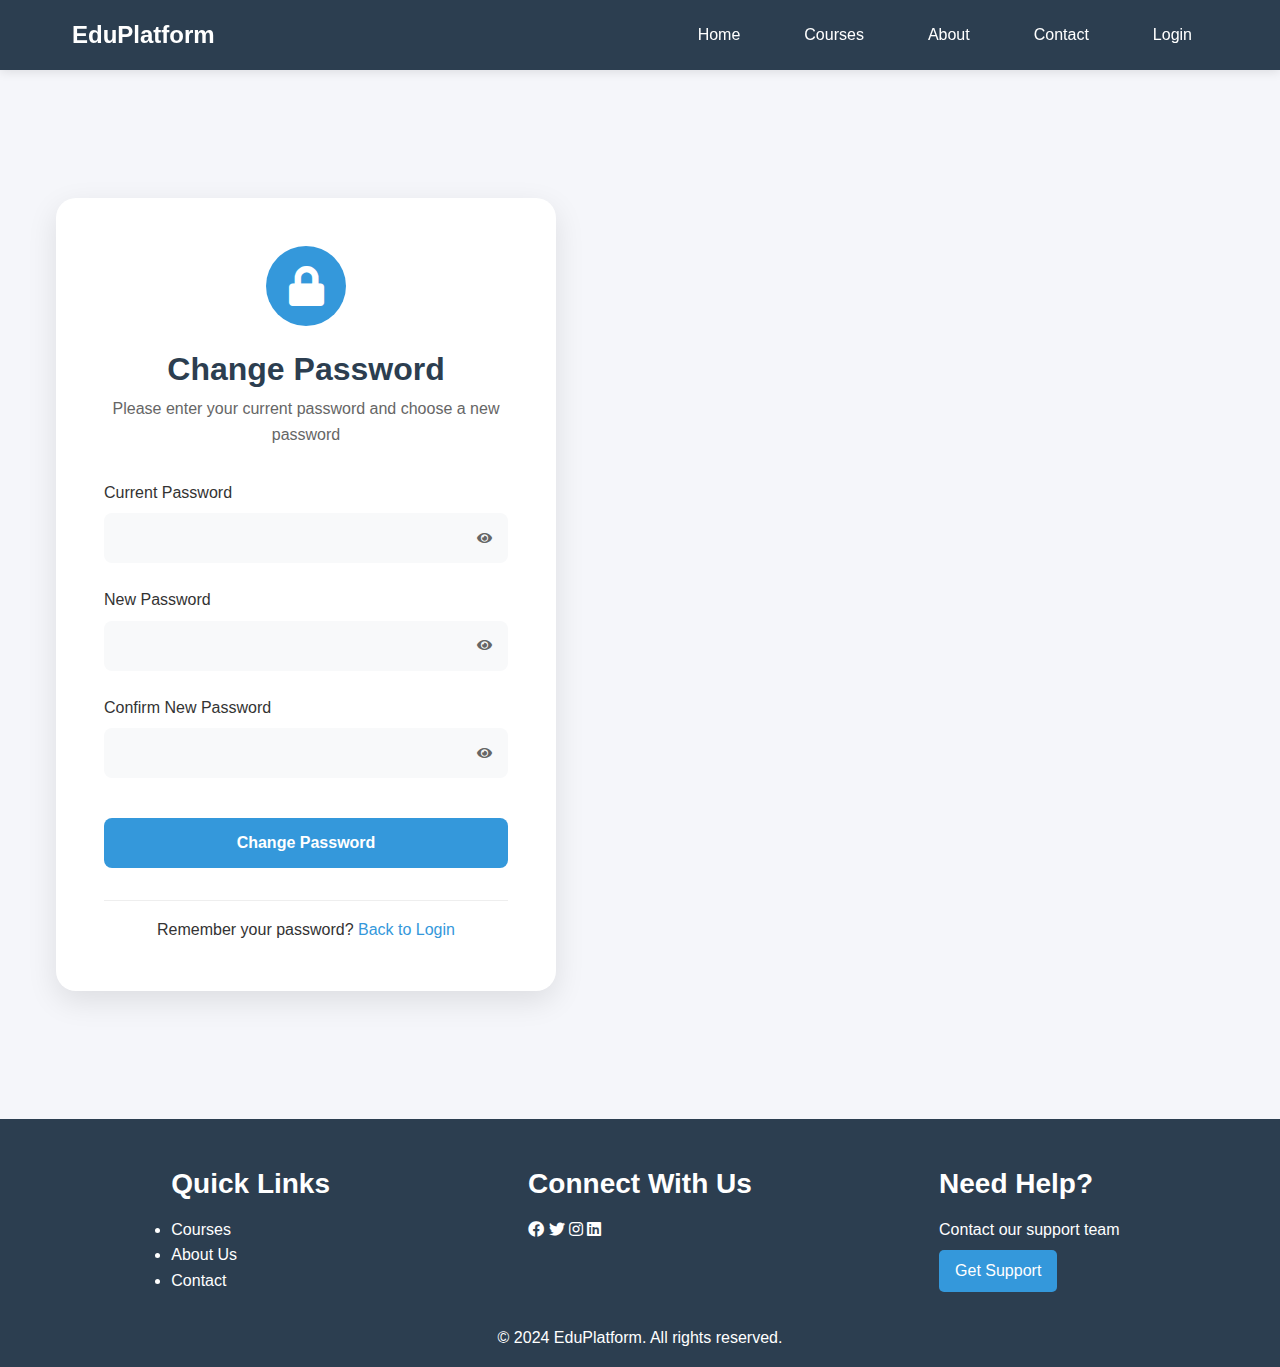
<file: change-password.html>
<!DOCTYPE html>
<html lang="en">
<head>
    <meta charset="UTF-8">
    <meta name="viewport" content="width=device-width, initial-scale=1.0">
    <title>Change Password - Educational Platform</title>
    <link rel="stylesheet" href="css/global.css">
    <link rel="stylesheet" href="css/change-password.css">
    <link rel="stylesheet" href="https://cdnjs.cloudflare.com/ajax/libs/font-awesome/5.15.3/css/all.min.css">
</head>
<body>
    <nav class="main-nav">
        <div class="nav-container">
            <div class="logo">
                <a href="index.html">EduPlatform</a>
            </div>
            <ul class="nav-links">
                <li><a href="index.html">Home</a></li>
                <li><a href="courses.html">Courses</a></li>
                <li><a href="about.html">About</a></li>
                <li><a href="contact.html">Contact</a></li>
                <li><a href="login.html">Login</a></li>
            </ul>
            <button class="mobile-nav-toggle">
                <span></span>
                <span></span>
                <span></span>
            </button>
        </div>
    </nav>

    <main>
        <section class="change-password-section">
            <div class="container">
                <div class="change-password-box">
                    <div class="form-header">
                        <div class="logo-wrapper">
                            <i class="fas fa-lock"></i>
                        </div>
                        <h1>Change Password</h1>
                        <p>Please enter your current password and choose a new password</p>
                    </div>

                    <form id="changePasswordForm" class="password-form">
                        <div class="form-group">
                            <label for="currentPassword">Current Password</label>
                            <div class="input-group">
                                <input type="password" id="currentPassword" name="currentPassword" required>
                                <button type="button" class="toggle-password">
                                    <i class="fas fa-eye"></i>
                                </button>
                            </div>
                        </div>

                        <div class="form-group">
                            <label for="newPassword">New Password</label>
                            <div class="input-group">
                                <input type="password" id="newPassword" name="newPassword" required>
                                <button type="button" class="toggle-password">
                                    <i class="fas fa-eye"></i>
                                </button>
                            </div>
                        </div>

                        <div class="form-group">
                            <label for="confirmPassword">Confirm New Password</label>
                            <div class="input-group">
                                <input type="password" id="confirmPassword" name="confirmPassword" required>
                                <button type="button" class="toggle-password">
                                    <i class="fas fa-eye"></i>
                                </button>
                            </div>
                        </div>

                        <button type="submit" class="submit-btn">Change Password</button>
                    </form>

                    <div class="form-footer">
                        <p>Remember your password? <a href="login.html">Back to Login</a></p>
                    </div>
                </div>
            </div>
        </section>
    </main>

    <footer>
        <div class="footer-content">
            <div class="footer-section">
                <h3>Quick Links</h3>
                <ul>
                    <li><a href="courses.html">Courses</a></li>
                    <li><a href="about.html">About Us</a></li>
                    <li><a href="contact.html">Contact</a></li>
                </ul>
            </div>
            <div class="footer-section">
                <h3>Connect With Us</h3>
                <div class="social-links">
                    <a href="#"><i class="fab fa-facebook"></i></a>
                    <a href="#"><i class="fab fa-twitter"></i></a>
                    <a href="#"><i class="fab fa-instagram"></i></a>
                    <a href="#"><i class="fab fa-linkedin"></i></a>
                </div>
            </div>
            <div class="footer-section">
                <h3>Need Help?</h3>
                <p>Contact our support team</p>
                <a href="contact.html" class="support-link">Get Support</a>
            </div>
        </div>
        <div class="footer-bottom">
            <p>&copy; 2024 EduPlatform. All rights reserved.</p>
        </div>
    </footer>

    <script src="js/change-password.js"></script>
</body>
</html>
</file>
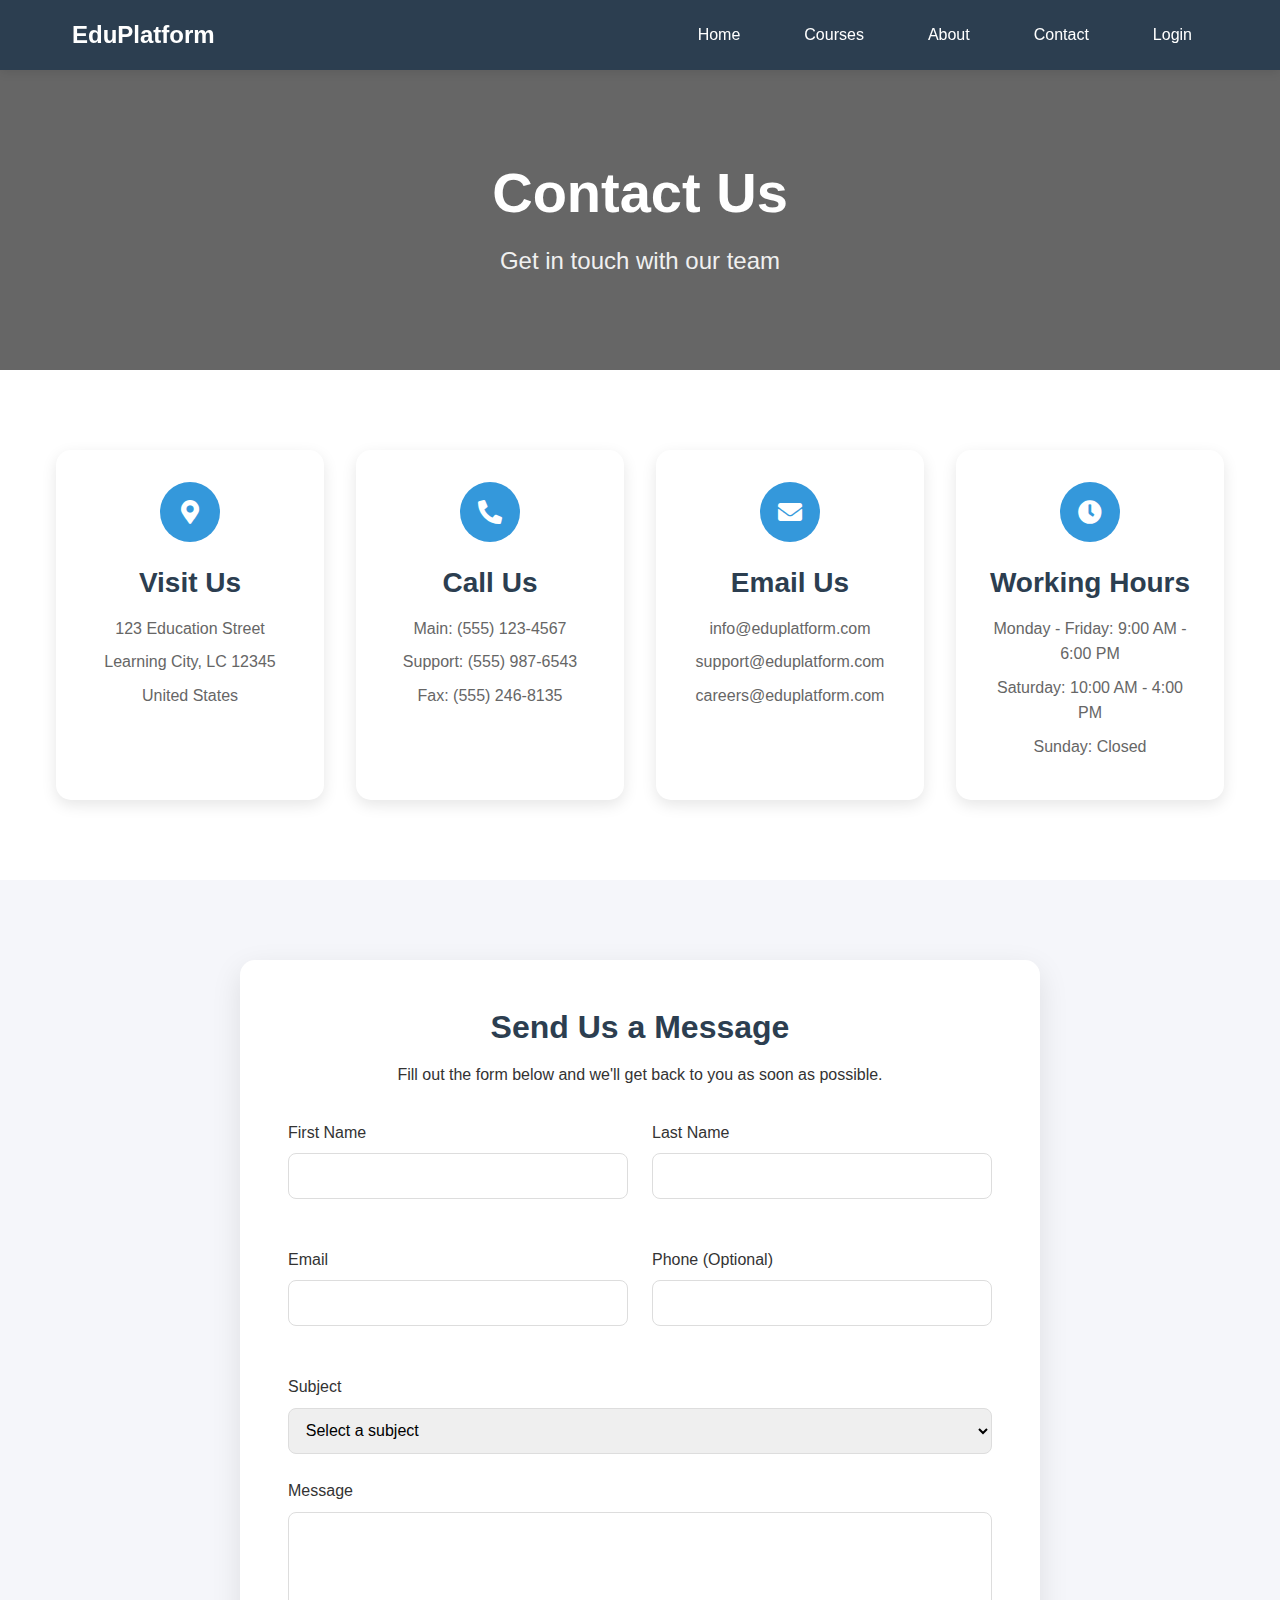
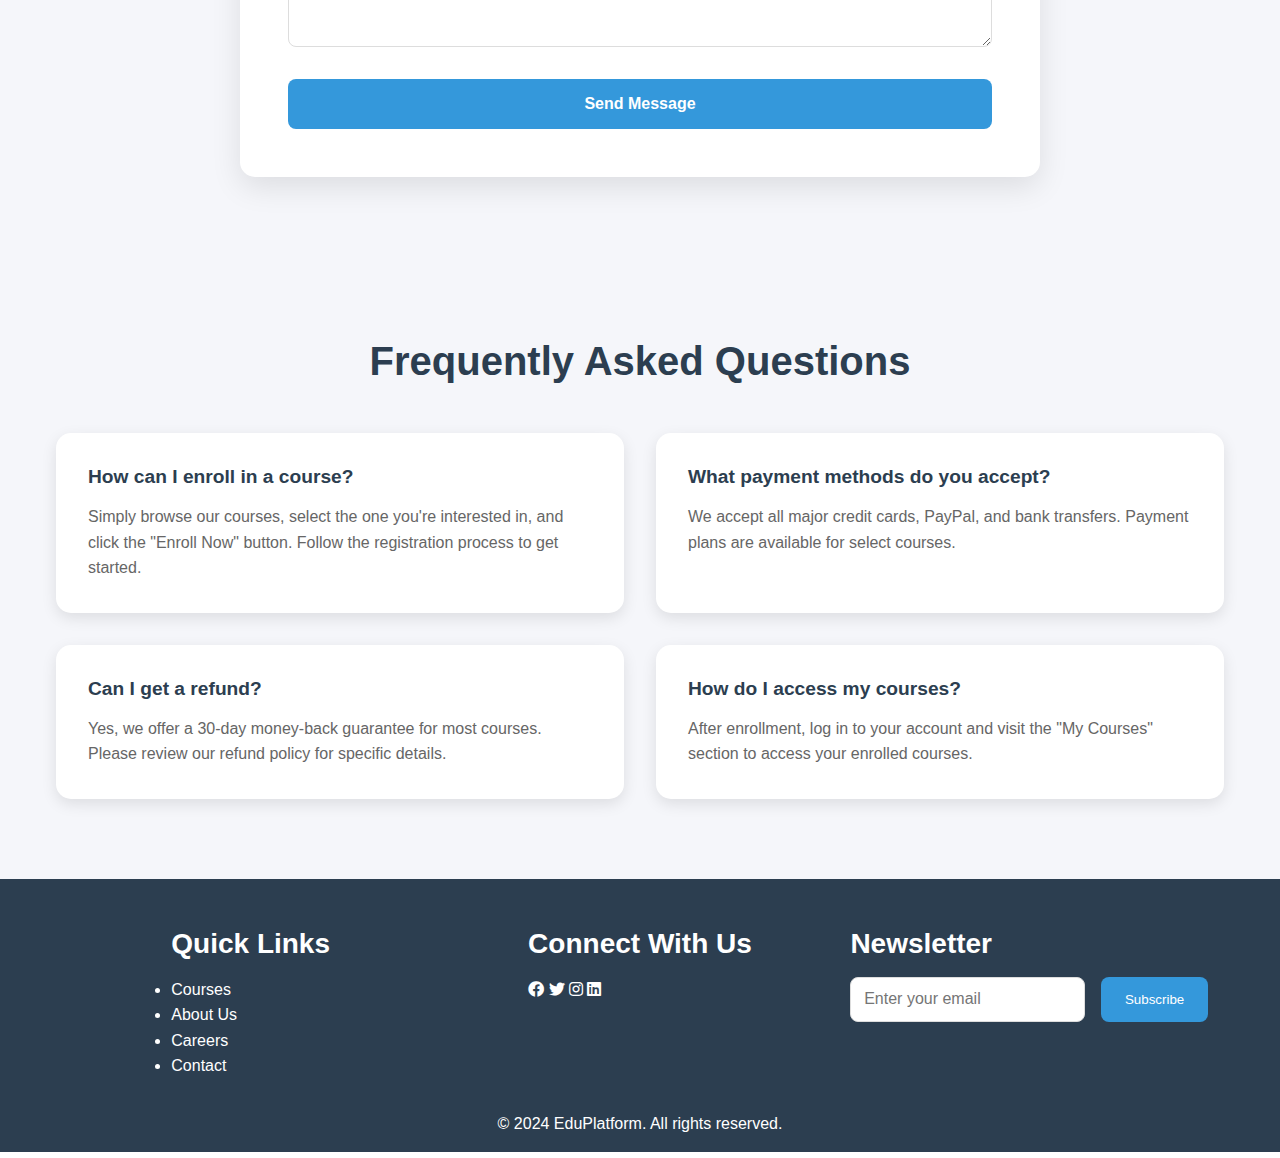
<file: contact.html>
<!DOCTYPE html>
<html lang="en">
<head>
    <meta charset="UTF-8">
    <meta name="viewport" content="width=device-width, initial-scale=1.0">
    <title>Contact Us - Educational Platform</title>
    <link rel="stylesheet" href="css/global.css">
    <link rel="stylesheet" href="css/contact.css">
    <link rel="stylesheet" href="https://cdnjs.cloudflare.com/ajax/libs/font-awesome/5.15.3/css/all.min.css">
</head>
<body>
    <nav class="main-nav">
        <div class="nav-container">
            <div class="logo">
                <a href="index.html">EduPlatform</a>
            </div>
            <ul class="nav-links">
                <li><a href="index.html">Home</a></li>
                <li><a href="courses.html">Courses</a></li>
                <li><a href="about.html">About</a></li>
                <li><a href="contact.html" class="active">Contact</a></li>
                <li><a href="login.html">Login</a></li>
            </ul>
            <button class="mobile-nav-toggle">
                <span></span>
                <span></span>
                <span></span>
            </button>
        </div>
    </nav>

    <main>
        <!-- Hero Section -->
        <section class="contact-hero">
            <div class="hero-overlay"></div>
            <div class="container">
                <h1>Contact Us</h1>
                <p>Get in touch with our team</p>
            </div>
        </section>

        <!-- Contact Information -->
        <section class="contact-info">
            <div class="container">
                <div class="info-grid">
                    <div class="info-card">
                        <div class="icon-wrapper">
                            <i class="fas fa-map-marker-alt"></i>
                        </div>
                        <h3>Visit Us</h3>
                        <p>123 Education Street</p>
                        <p>Learning City, LC 12345</p>
                        <p>United States</p>
                    </div>
                    <div class="info-card">
                        <div class="icon-wrapper">
                            <i class="fas fa-phone-alt"></i>
                        </div>
                        <h3>Call Us</h3>
                        <p>Main: (555) 123-4567</p>
                        <p>Support: (555) 987-6543</p>
                        <p>Fax: (555) 246-8135</p>
                    </div>
                    <div class="info-card">
                        <div class="icon-wrapper">
                            <i class="fas fa-envelope"></i>
                        </div>
                        <h3>Email Us</h3>
                        <p>info@eduplatform.com</p>
                        <p>support@eduplatform.com</p>
                        <p>careers@eduplatform.com</p>
                    </div>
                    <div class="info-card">
                        <div class="icon-wrapper">
                            <i class="fas fa-clock"></i>
                        </div>
                        <h3>Working Hours</h3>
                        <p>Monday - Friday: 9:00 AM - 6:00 PM</p>
                        <p>Saturday: 10:00 AM - 4:00 PM</p>
                        <p>Sunday: Closed</p>
                    </div>
                </div>
            </div>
        </section>

        <!-- Contact Form Section -->
        <section class="contact-form-section">
            <div class="container">
                <div class="form-container">
                    <div class="form-header">
                        <h2>Send Us a Message</h2>
                        <p>Fill out the form below and we'll get back to you as soon as possible.</p>
                    </div>
                    <form id="contactForm" class="contact-form">
                        <div class="form-row">
                            <div class="form-group">
                                <label for="firstName">First Name</label>
                                <input type="text" id="firstName" name="firstName" required>
                            </div>
                            <div class="form-group">
                                <label for="lastName">Last Name</label>
                                <input type="text" id="lastName" name="lastName" required>
                            </div>
                        </div>
                        <div class="form-row">
                            <div class="form-group">
                                <label for="email">Email</label>
                                <input type="email" id="email" name="email" required>
                            </div>
                            <div class="form-group">
                                <label for="phone">Phone (Optional)</label>
                                <input type="tel" id="phone" name="phone">
                            </div>
                        </div>
                        <div class="form-group">
                            <label for="subject">Subject</label>
                            <select id="subject" name="subject" required>
                                <option value="">Select a subject</option>
                                <option value="general">General Inquiry</option>
                                <option value="support">Technical Support</option>
                                <option value="courses">Course Information</option>
                                <option value="billing">Billing Question</option>
                                <option value="other">Other</option>
                            </select>
                        </div>
                        <div class="form-group">
                            <label for="message">Message</label>
                            <textarea id="message" name="message" rows="6" required></textarea>
                        </div>
                        <button type="submit" class="submit-btn">Send Message</button>
                    </form>
                </div>
            </div>
        </section>

        <!-- Map Section
        <section class="map-section">
            <div class="container">
                <div class="map-container">
                    <iframe
                        src="https://www.google.com/maps/embed?pb=!1m18!1m12!1m3!1d387193.30596073366!2d-74.25987368715491!3d40.69767006458873!2m3!1f0!2f0!3f0!3m2!1i1024!2i768!4f13.1!3m3!1m2!1s0x89c24fa5d33f083b%3A0xc80b8f06e177fe62!2sNew%20York%2C%20NY%2C%20USA!5e0!3m2!1sen!2s!4v1655668767312!5m2!1sen!2s"
                        width="100%"
                        height="450"
                        style="border:0;"
                        allowfullscreen=""
                        loading="lazy"
                        referrerpolicy="no-referrer-when-downgrade">
                    </iframe>
                </div>
            </div>
        </section> -->

        <!-- FAQ Section -->
        <section class="faq-section">
            <div class="container">
                <h2>Frequently Asked Questions</h2>
                <div class="faq-grid">
                    <div class="faq-item">
                        <h3>How can I enroll in a course?</h3>
                        <p>Simply browse our courses, select the one you're interested in, and click the "Enroll Now" button. Follow the registration process to get started.</p>
                    </div>
                    <div class="faq-item">
                        <h3>What payment methods do you accept?</h3>
                        <p>We accept all major credit cards, PayPal, and bank transfers. Payment plans are available for select courses.</p>
                    </div>
                    <div class="faq-item">
                        <h3>Can I get a refund?</h3>
                        <p>Yes, we offer a 30-day money-back guarantee for most courses. Please review our refund policy for specific details.</p>
                    </div>
                    <div class="faq-item">
                        <h3>How do I access my courses?</h3>
                        <p>After enrollment, log in to your account and visit the "My Courses" section to access your enrolled courses.</p>
                    </div>
                </div>
            </div>
        </section>
    </main>

    <footer>
        <div class="footer-content">
            <div class="footer-section">
                <h3>Quick Links</h3>
                <ul>
                    <li><a href="courses.html">Courses</a></li>
                    <li><a href="about.html">About Us</a></li>
                    <li><a href="#careers">Careers</a></li>
                    <li><a href="contact.html">Contact</a></li>
                </ul>
            </div>
            <div class="footer-section">
                <h3>Connect With Us</h3>
                <div class="social-links">
                    <a href="#"><i class="fab fa-facebook"></i></a>
                    <a href="#"><i class="fab fa-twitter"></i></a>
                    <a href="#"><i class="fab fa-instagram"></i></a>
                    <a href="#"><i class="fab fa-linkedin"></i></a>
                </div>
            </div>
            <div class="footer-section">
                <h3>Newsletter</h3>
                <form class="newsletter-form">
                    <input type="email" placeholder="Enter your email">
                    <button type="submit">Subscribe</button>
                </form>
            </div>
        </div>
        <div class="footer-bottom">
            <p>&copy; 2024 EduPlatform. All rights reserved.</p>
        </div>
    </footer>

    <script src="js/contact.js"></script>
</body>
</html>
</file>
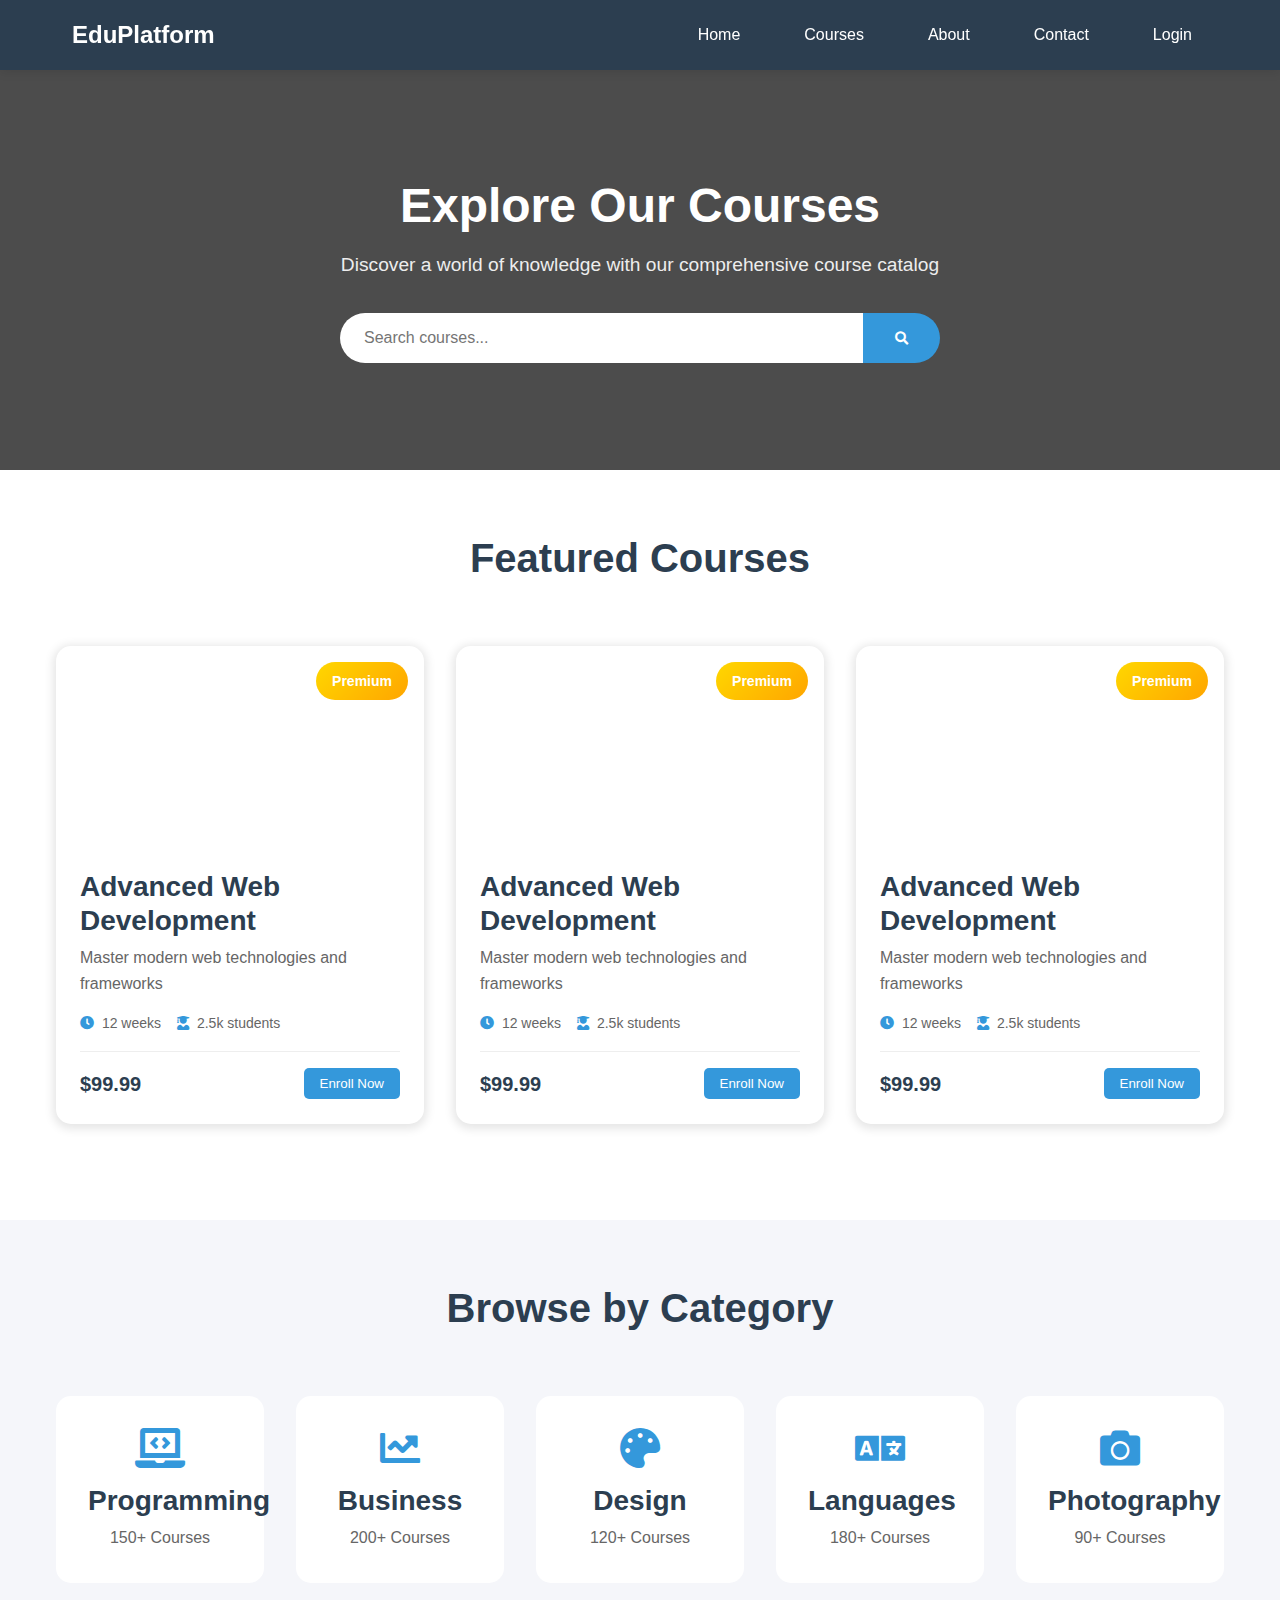
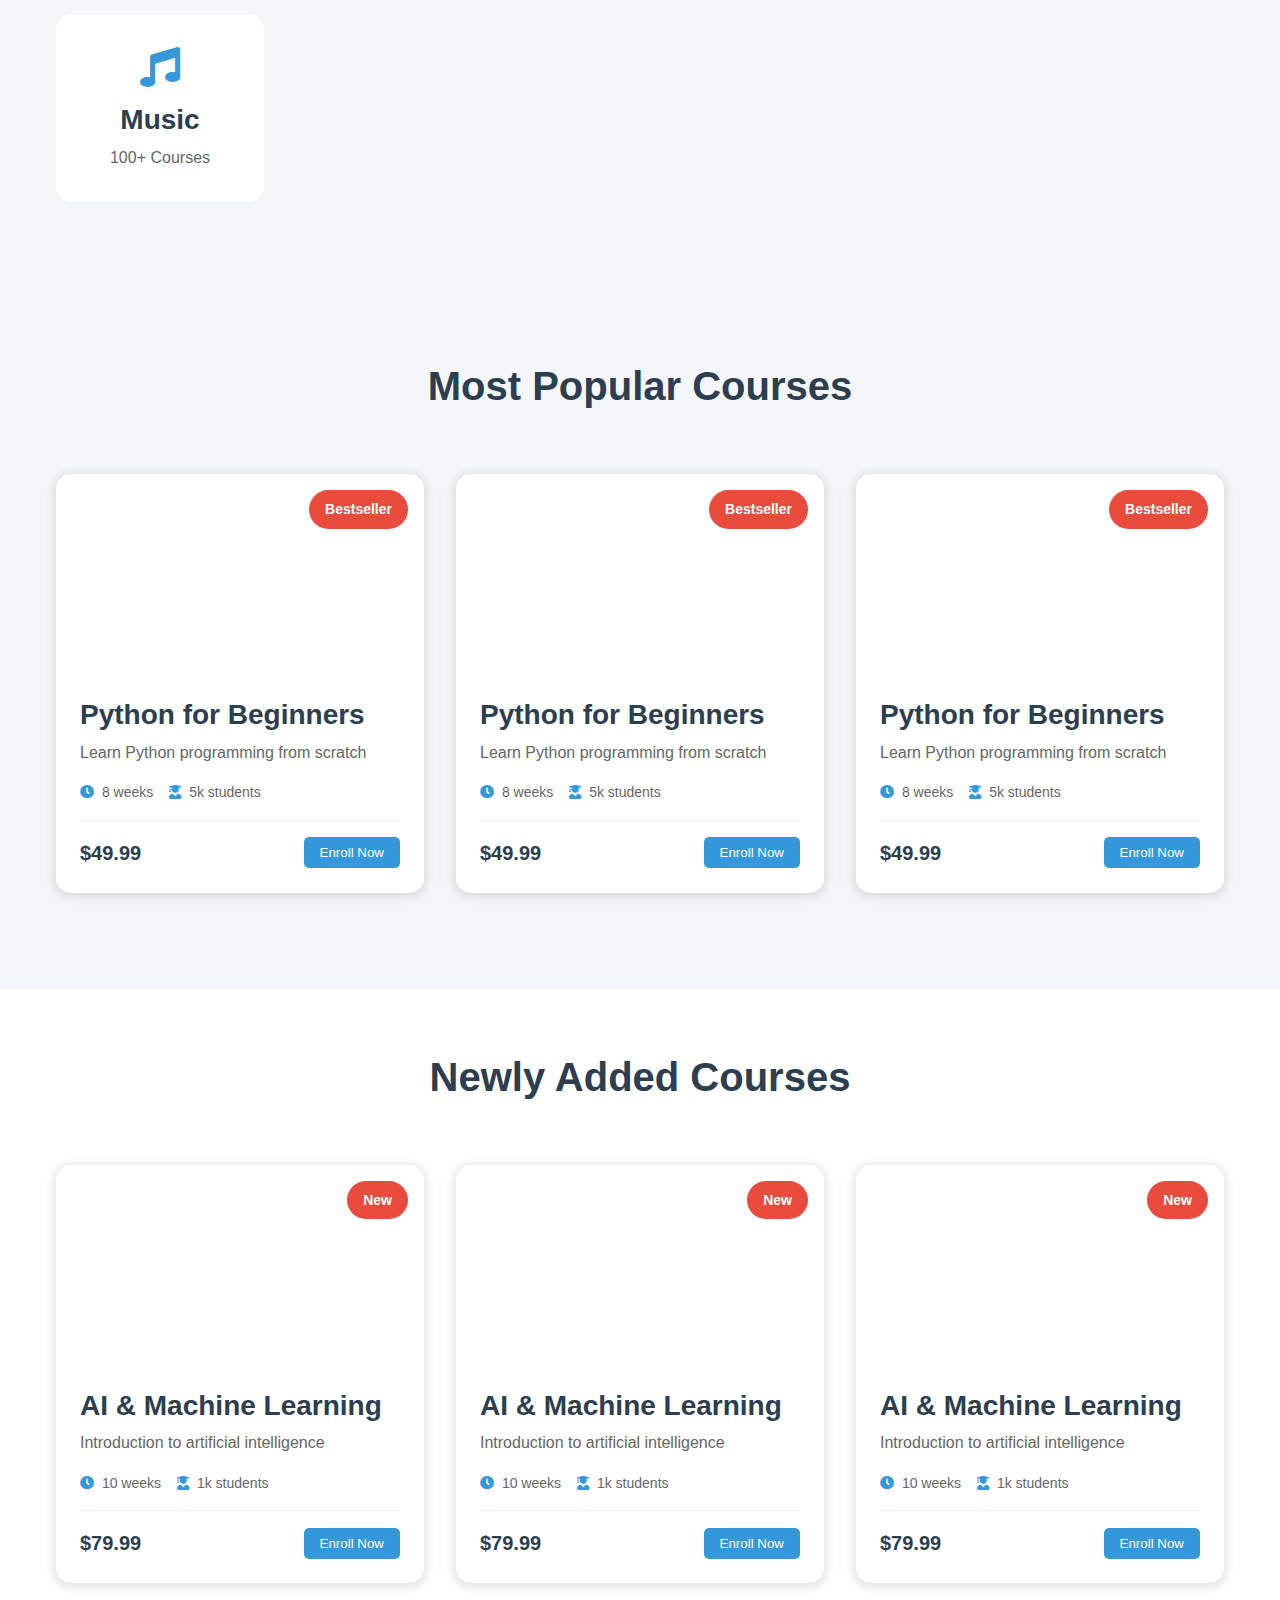
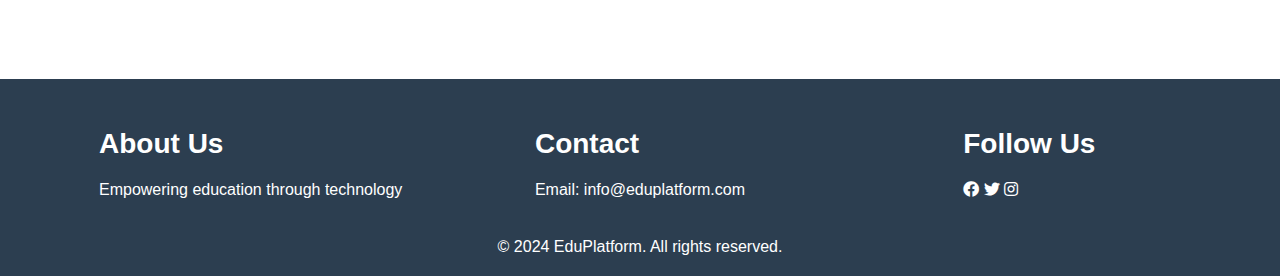
<file: courses.html>
<!DOCTYPE html>
<html lang="en">
<head>
    <meta charset="UTF-8">
    <meta name="viewport" content="width=device-width, initial-scale=1.0">
    <title>Courses - Educational Platform</title>
    <link rel="stylesheet" href="css/global.css">
    <link rel="stylesheet" href="css/courses.css">
    <link rel="stylesheet" href="https://cdnjs.cloudflare.com/ajax/libs/font-awesome/5.15.3/css/all.min.css">
</head>
<body>
    <nav class="main-nav">
        <div class="nav-container">
            <div class="logo">
                <a href="index.html">EduPlatform</a>
            </div>
            <ul class="nav-links">
                <li><a href="index.html">Home</a></li>
                <li><a href="courses.html" class="active">Courses</a></li>
                <li><a href="about.html" >About</a></li>
                <li><a href="./contact.html">Contact</a></li>
                <li><a href="login.html">Login</a></li>
            </ul>
            <button class="mobile-nav-toggle">
                <span></span>
                <span></span>
                <span></span>
            </button>
        </div>
    </nav>

    <main>
        <!-- Hero Section -->
        <section class="courses-hero">
            <div class="hero-overlay"></div>
            <div class="container">
                <h1>Explore Our Courses</h1>
                <p>Discover a world of knowledge with our comprehensive course catalog</p>
                <div class="search-bar">
                    <input type="text" placeholder="Search courses...">
                    <button><i class="fas fa-search"></i></button>
                </div>
            </div>
        </section>

        <!-- Featured Courses Section -->
        <section class="featured-courses">
            <div class="container">
                <h2>Featured Courses</h2>
                <div class="courses-grid">
                    <div class="course-card premium">
                        <div class="course-image" style="background-image: url('https://images.unsplash.com/photo-1517694712202-14dd9538aa97')">
                            <span class="course-badge">Premium</span>
                        </div>
                        <div class="course-content">
                            <h3>Advanced Web Development</h3>
                            <p>Master modern web technologies and frameworks</p>
                            <div class="course-meta">
                                <span><i class="fas fa-clock"></i> 12 weeks</span>
                                <span><i class="fas fa-user-graduate"></i> 2.5k students</span>
                            </div>
                            <div class="course-footer">
                                <span class="price">$99.99</span>
                                <button class="enroll-btn">Enroll Now</button>
                            </div>
                        </div>
                    </div>
                    <div class="course-card premium">
                        <div class="course-image" style="background-image: url('https://images.unsplash.com/photo-1517694712202-14dd9538aa97')">
                            <span class="course-badge">Premium</span>
                        </div>
                        <div class="course-content">
                            <h3>Advanced Web Development</h3>
                            <p>Master modern web technologies and frameworks</p>
                            <div class="course-meta">
                                <span><i class="fas fa-clock"></i> 12 weeks</span>
                                <span><i class="fas fa-user-graduate"></i> 2.5k students</span>
                            </div>
                            <div class="course-footer">
                                <span class="price">$99.99</span>
                                <button class="enroll-btn">Enroll Now</button>
                            </div>
                        </div>
                    </div>
                    <div class="course-card premium">
                        <div class="course-image" style="background-image: url('https://images.unsplash.com/photo-1517694712202-14dd9538aa97')">
                            <span class="course-badge">Premium</span>
                        </div>
                        <div class="course-content">
                            <h3>Advanced Web Development</h3>
                            <p>Master modern web technologies and frameworks</p>
                            <div class="course-meta">
                                <span><i class="fas fa-clock"></i> 12 weeks</span>
                                <span><i class="fas fa-user-graduate"></i> 2.5k students</span>
                            </div>
                            <div class="course-footer">
                                <span class="price">$99.99</span>
                                <button class="enroll-btn">Enroll Now</button>
                            </div>
                        </div>
                    </div>
                    <!-- More featured courses... -->
                </div>
            </div>
        </section>

        <!-- Categories Section -->
        <section class="course-categories">
            <div class="container">
                <h2>Browse by Category</h2>
                <div class="categories-grid">
                    <div class="category-card">
                        <i class="fas fa-laptop-code"></i>
                        <h3>Programming</h3>
                        <p>150+ Courses</p>
                    </div>
                    <div class="category-card">
                        <i class="fas fa-chart-line"></i>
                        <h3>Business</h3>
                        <p>200+ Courses</p>
                    </div>
                    <div class="category-card">
                        <i class="fas fa-palette"></i>
                        <h3>Design</h3>
                        <p>120+ Courses</p>
                    </div>
                    <div class="category-card">
                        <i class="fas fa-language"></i>
                        <h3>Languages</h3>
                        <p>180+ Courses</p>
                    </div>
                    <div class="category-card">
                        <i class="fas fa-camera"></i>
                        <h3>Photography</h3>
                        <p>90+ Courses</p>
                    </div>
                    <div class="category-card">
                        <i class="fas fa-music"></i>
                        <h3>Music</h3>
                        <p>100+ Courses</p>
                    </div>
                </div>
            </div>
        </section>

        <!-- Popular Courses Section -->
        <section class="popular-courses">
            <div class="container">
                <h2>Most Popular Courses</h2>
                <div class="courses-grid">
                    <div class="course-card">
                        <div class="course-image" style="background-image: url('https://images.unsplash.com/photo-1516321318423-f06f85e504b3')">
                            <span class="course-badge">Bestseller</span>
                        </div>
                        <div class="course-content">
                            <h3>Python for Beginners</h3>
                            <p>Learn Python programming from scratch</p>
                            <div class="course-meta">
                                <span><i class="fas fa-clock"></i> 8 weeks</span>
                                <span><i class="fas fa-user-graduate"></i> 5k students</span>
                            </div>
                            <div class="course-footer">
                                <span class="price">$49.99</span>
                                <button class="enroll-btn">Enroll Now</button>
                            </div>
                        </div>
                    </div>
                    <div class="course-card">
                        <div class="course-image" style="background-image: url('https://images.unsplash.com/photo-1516321318423-f06f85e504b3')">
                            <span class="course-badge">Bestseller</span>
                        </div>
                        <div class="course-content">
                            <h3>Python for Beginners</h3>
                            <p>Learn Python programming from scratch</p>
                            <div class="course-meta">
                                <span><i class="fas fa-clock"></i> 8 weeks</span>
                                <span><i class="fas fa-user-graduate"></i> 5k students</span>
                            </div>
                            <div class="course-footer">
                                <span class="price">$49.99</span>
                                <button class="enroll-btn">Enroll Now</button>
                            </div>
                        </div>
                    </div>
                    <div class="course-card">
                        <div class="course-image" style="background-image: url('https://images.unsplash.com/photo-1516321318423-f06f85e504b3')">
                            <span class="course-badge">Bestseller</span>
                        </div>
                        <div class="course-content">
                            <h3>Python for Beginners</h3>
                            <p>Learn Python programming from scratch</p>
                            <div class="course-meta">
                                <span><i class="fas fa-clock"></i> 8 weeks</span>
                                <span><i class="fas fa-user-graduate"></i> 5k students</span>
                            </div>
                            <div class="course-footer">
                                <span class="price">$49.99</span>
                                <button class="enroll-btn">Enroll Now</button>
                            </div>
                        </div>
                    </div>
                    <!-- More popular courses... -->
                </div>
            </div>
        </section>

        <!-- New Courses Section -->
        <section class="new-courses">
            <div class="container">
                <h2>Newly Added Courses</h2>
                <div class="courses-grid">
                    <div class="course-card">
                        <div class="course-image" style="background-image: url('https://images.unsplash.com/photo-1498050108023-c5249f4df085')">
                            <span class="course-badge">New</span>
                        </div>
                        <div class="course-content">
                            <h3>AI & Machine Learning</h3>
                            <p>Introduction to artificial intelligence</p>
                            <div class="course-meta">
                                <span><i class="fas fa-clock"></i> 10 weeks</span>
                                <span><i class="fas fa-user-graduate"></i> 1k students</span>
                            </div>
                            <div class="course-footer">
                                <span class="price">$79.99</span>
                                <button class="enroll-btn">Enroll Now</button>
                            </div>
                        </div>
                    </div>
                    <div class="course-card">
                        <div class="course-image" style="background-image: url('https://images.unsplash.com/photo-1498050108023-c5249f4df085')">
                            <span class="course-badge">New</span>
                        </div>
                        <div class="course-content">
                            <h3>AI & Machine Learning</h3>
                            <p>Introduction to artificial intelligence</p>
                            <div class="course-meta">
                                <span><i class="fas fa-clock"></i> 10 weeks</span>
                                <span><i class="fas fa-user-graduate"></i> 1k students</span>
                            </div>
                            <div class="course-footer">
                                <span class="price">$79.99</span>
                                <button class="enroll-btn">Enroll Now</button>
                            </div>
                        </div>
                    </div>
                    <div class="course-card">
                        <div class="course-image" style="background-image: url('https://images.unsplash.com/photo-1498050108023-c5249f4df085')">
                            <span class="course-badge">New</span>
                        </div>
                        <div class="course-content">
                            <h3>AI & Machine Learning</h3>
                            <p>Introduction to artificial intelligence</p>
                            <div class="course-meta">
                                <span><i class="fas fa-clock"></i> 10 weeks</span>
                                <span><i class="fas fa-user-graduate"></i> 1k students</span>
                            </div>
                            <div class="course-footer">
                                <span class="price">$79.99</span>
                                <button class="enroll-btn">Enroll Now</button>
                            </div>
                        </div>
                    </div>
                    <!-- More new courses... -->
                </div>
            </div>
        </section>
    </main>

    <footer>
        <div class="footer-content">
            <div class="footer-section">
                <h3>About Us</h3>
                <p>Empowering education through technology</p>
            </div>
            <div class="footer-section">
                <h3>Contact</h3>
                <p>Email: info@eduplatform.com</p>
            </div>
            <div class="footer-section">
                <h3>Follow Us</h3>
                <div class="social-links">
                    <a href="#"><i class="fab fa-facebook"></i></a>
                    <a href="#"><i class="fab fa-twitter"></i></a>
                    <a href="#"><i class="fab fa-instagram"></i></a>
                </div>
            </div>
        </div>
        <div class="footer-bottom">
            <p>&copy; 2024 EduPlatform. All rights reserved.</p>
        </div>
    </footer>

    <script src="js/main.js"></script>
</body>
</html>
</file>
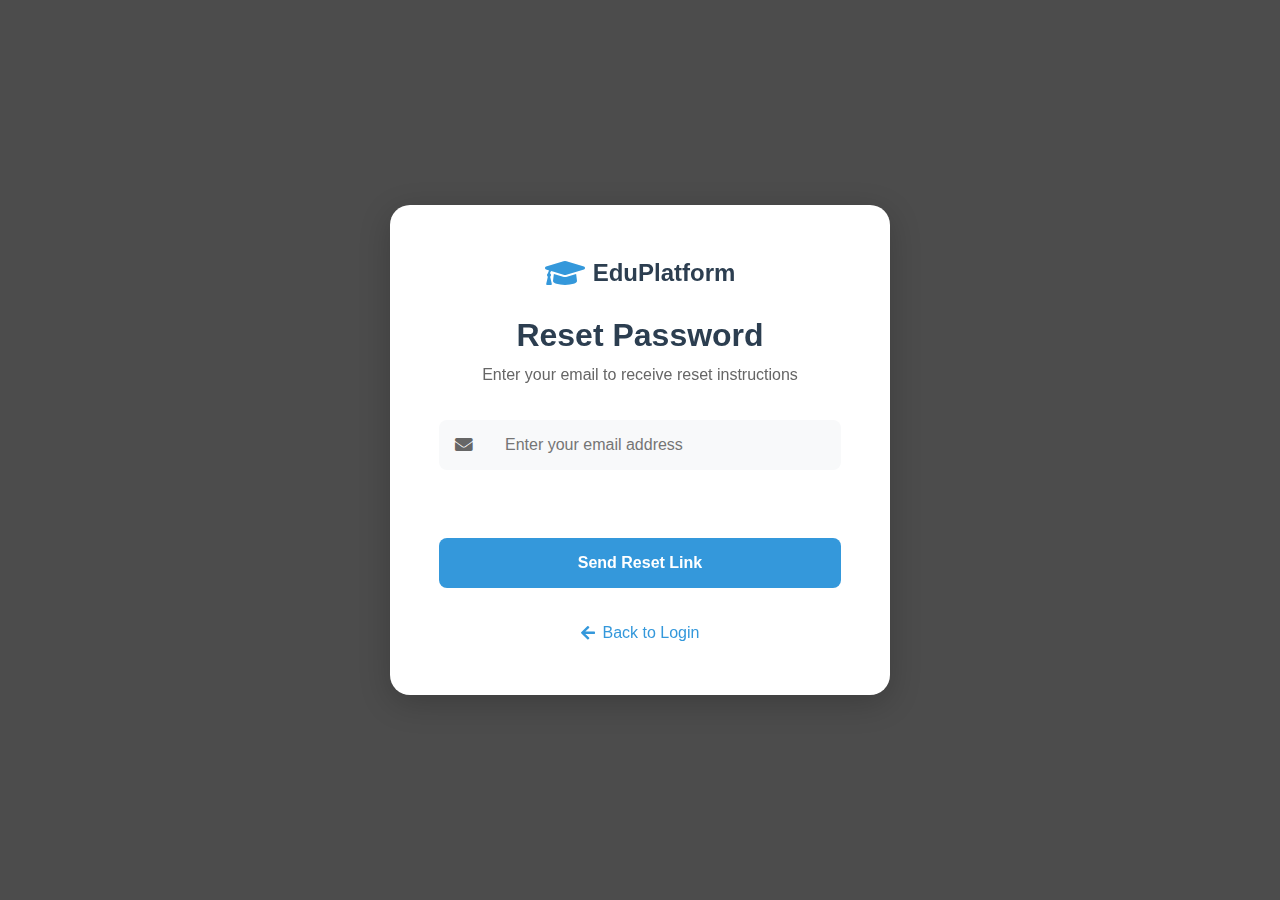
<file: forgot-password.html>
<!DOCTYPE html>
<html lang="en">
<head>
    <meta charset="UTF-8">
    <meta name="viewport" content="width=device-width, initial-scale=1.0">
    <title>Forgot Password - Educational Platform</title>
    <link rel="stylesheet" href="css/global.css">
    <link rel="stylesheet" href="css/forgot-password.css">
    <link rel="stylesheet" href="https://cdnjs.cloudflare.com/ajax/libs/font-awesome/5.15.3/css/all.min.css">
</head>
<body>
    <main>
        <div class="forgot-password-container">
            <div class="hero-overlay"></div>
            <div class="forgot-password-box">
                <div class="forgot-password-header">
                    <a href="index.html" class="logo-link">
                        <i class="fas fa-graduation-cap"></i>
                        <span>EduPlatform</span>
                    </a>
                    <h2>Reset Password</h2>
                    <p class="subtitle">Enter your email to receive reset instructions</p>
                </div>
                
                <!-- Email Form -->
                <form id="emailForm" class="forgot-password-form active">
                    <div class="form-group">
                        <div class="input-group">
                            <i class="fas fa-envelope"></i>
                            <input type="email" id="email" name="email" placeholder="Enter your email address" required>
                        </div>
                        <span class="error-message" id="emailError"></span>
                    </div>

                    <button type="submit" class="submit-button">Send Reset Link</button>
                </form>

                <!-- Verification Code Form -->
                <form id="verificationForm" class="forgot-password-form">
                    <div class="form-group">
                        <div class="verification-code-group">
                            <input type="text" maxlength="1" class="code-input" required>
                            <input type="text" maxlength="1" class="code-input" required>
                            <input type="text" maxlength="1" class="code-input" required>
                            <input type="text" maxlength="1" class="code-input" required>
                            <input type="text" maxlength="1" class="code-input" required>
                            <input type="text" maxlength="1" class="code-input" required>
                        </div>
                        <span class="error-message" id="codeError"></span>
                    </div>

                    <p class="resend-code">
                        Didn't receive the code? 
                        <button type="button" class="resend-button">Resend</button>
                        <span class="countdown"></span>
                    </p>

                    <button type="submit" class="submit-button">Verify Code</button>
                </form>

                <!-- New Password Form -->
                <form id="newPasswordForm" class="forgot-password-form">
                    <div class="form-group">
                        <div class="input-group">
                            <i class="fas fa-lock"></i>
                            <input type="password" id="newPassword" name="newPassword" placeholder="New Password" required>
                            <button type="button" class="toggle-password" aria-label="Toggle password visibility">
                                <i class="fas fa-eye"></i>
                            </button>
                        </div>
                        <span class="error-message" id="newPasswordError"></span>
                    </div>

                    <div class="form-group">
                        <div class="input-group">
                            <i class="fas fa-lock"></i>
                            <input type="password" id="confirmPassword" name="confirmPassword" placeholder="Confirm New Password" required>
                            <button type="button" class="toggle-password" aria-label="Toggle password visibility">
                                <i class="fas fa-eye"></i>
                            </button>
                        </div>
                        <span class="error-message" id="confirmPasswordError"></span>
                    </div>

                    <button type="submit" class="submit-button">Reset Password</button>
                </form>

                <div class="back-to-login">
                    <a href="login.html">
                        <i class="fas fa-arrow-left"></i>
                        Back to Login
                    </a>
                </div>
            </div>
        </div>
    </main>

    <script src="js/forgot-password.js"></script>
</body>
</html>
</file>
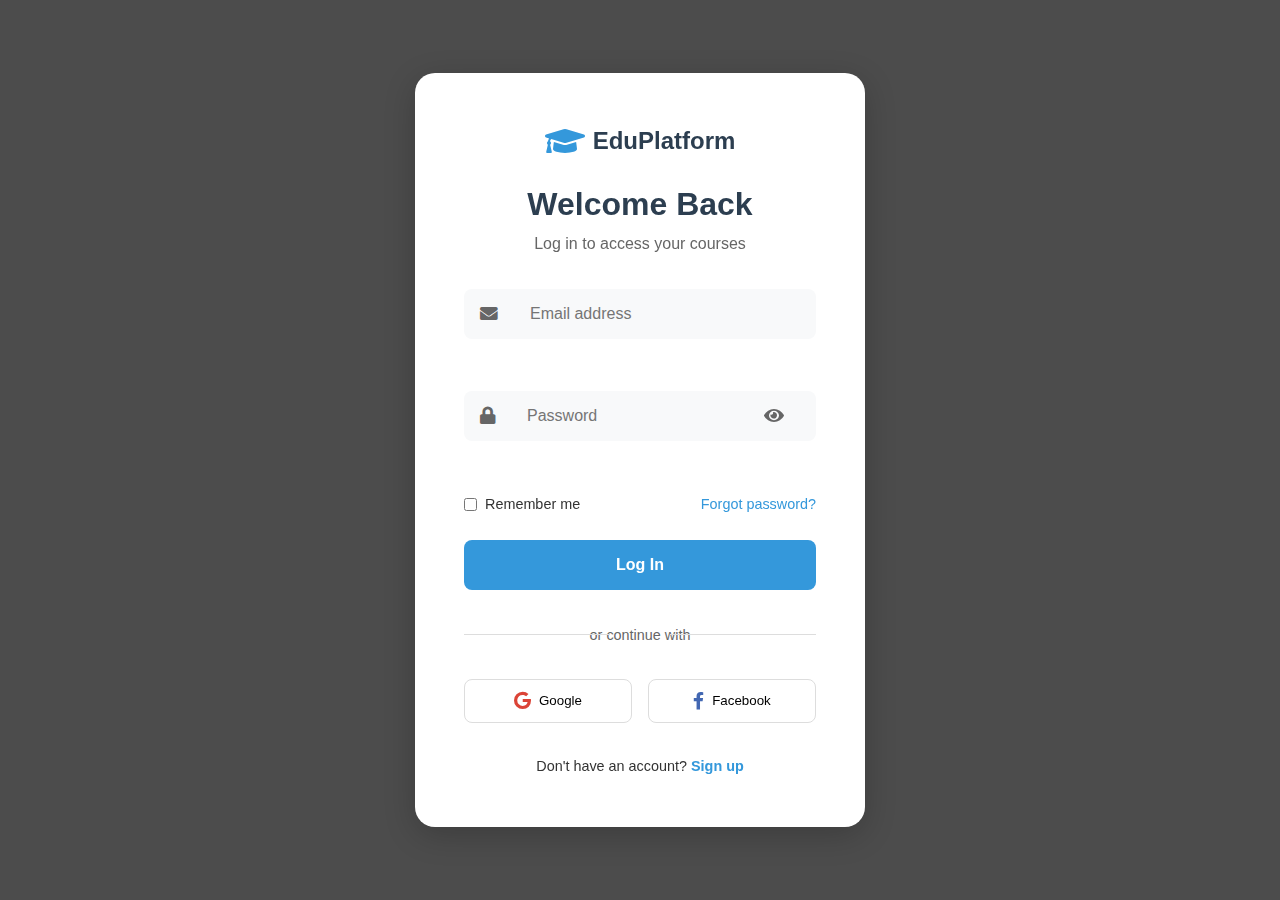
<file: login.html>
<!DOCTYPE html>
<html lang="en">
<head>
    <meta charset="UTF-8">
    <meta name="viewport" content="width=device-width, initial-scale=1.0">
    <title>Login - Educational Platform</title>
    <link rel="stylesheet" href="css/global.css">
    <link rel="stylesheet" href="css/login.css">
    <link rel="stylesheet" href="https://cdnjs.cloudflare.com/ajax/libs/font-awesome/5.15.3/css/all.min.css">
</head>
<body>
    <main>
        <div class="login-container">
            <div class="hero-overlay"></div>
            <div class="login-box">
                <div class="login-header">
                    <a href="index.html" class="logo-link">
                        <i class="fas fa-graduation-cap"></i>
                        <span>EduPlatform</span>
                    </a>
                    <h2>Welcome Back</h2>
                    <p class="subtitle">Log in to access your courses</p>
                </div>
                
                <form id="loginForm" class="login-form" novalidate>
                    <div class="form-group">
                        <div class="input-group">
                            <i class="fas fa-envelope"></i>
                            <input type="email" id="email" name="email" placeholder="Email address" required>
                        </div>
                        <span class="error-message" id="emailError"></span>
                    </div>

                    <div class="form-group">
                        <div class="input-group">
                            <i class="fas fa-lock"></i>
                            <input type="password" id="password" name="password" placeholder="Password" required>
                            <button type="button" class="toggle-password" aria-label="Toggle password visibility">
                                <i class="fas fa-eye"></i>
                            </button>
                        </div>
                        <span class="error-message" id="passwordError"></span>
                    </div>

                    <div class="form-group remember-forgot">
                        <label class="remember-me">
                            <input type="checkbox" name="remember">
                            <span>Remember me</span>
                        </label>
                        <a href="forgot-password.html" class="forgot-password">Forgot password?</a>
                    </div>

                    <button type="submit" class="login-button">Log In</button>
                </form>

                <div class="divider">
                    <span>or continue with</span>
                </div>

                <div class="social-login">
                    <button class="social-button google">
                        <i class="fab fa-google"></i>
                        <span>Google</span>
                    </button>
                    <button class="social-button facebook">
                        <i class="fab fa-facebook-f"></i>
                        <span>Facebook</span>
                    </button>
                </div>

                <p class="signup-link">
                    Don't have an account? <a href="./signup.html">Sign up</a>
                </p>
            </div>
        </div>
    </main>

    <script src="js/main.js"></script>
    <script src="js/login.js"></script>
</body>
</html>
</file>
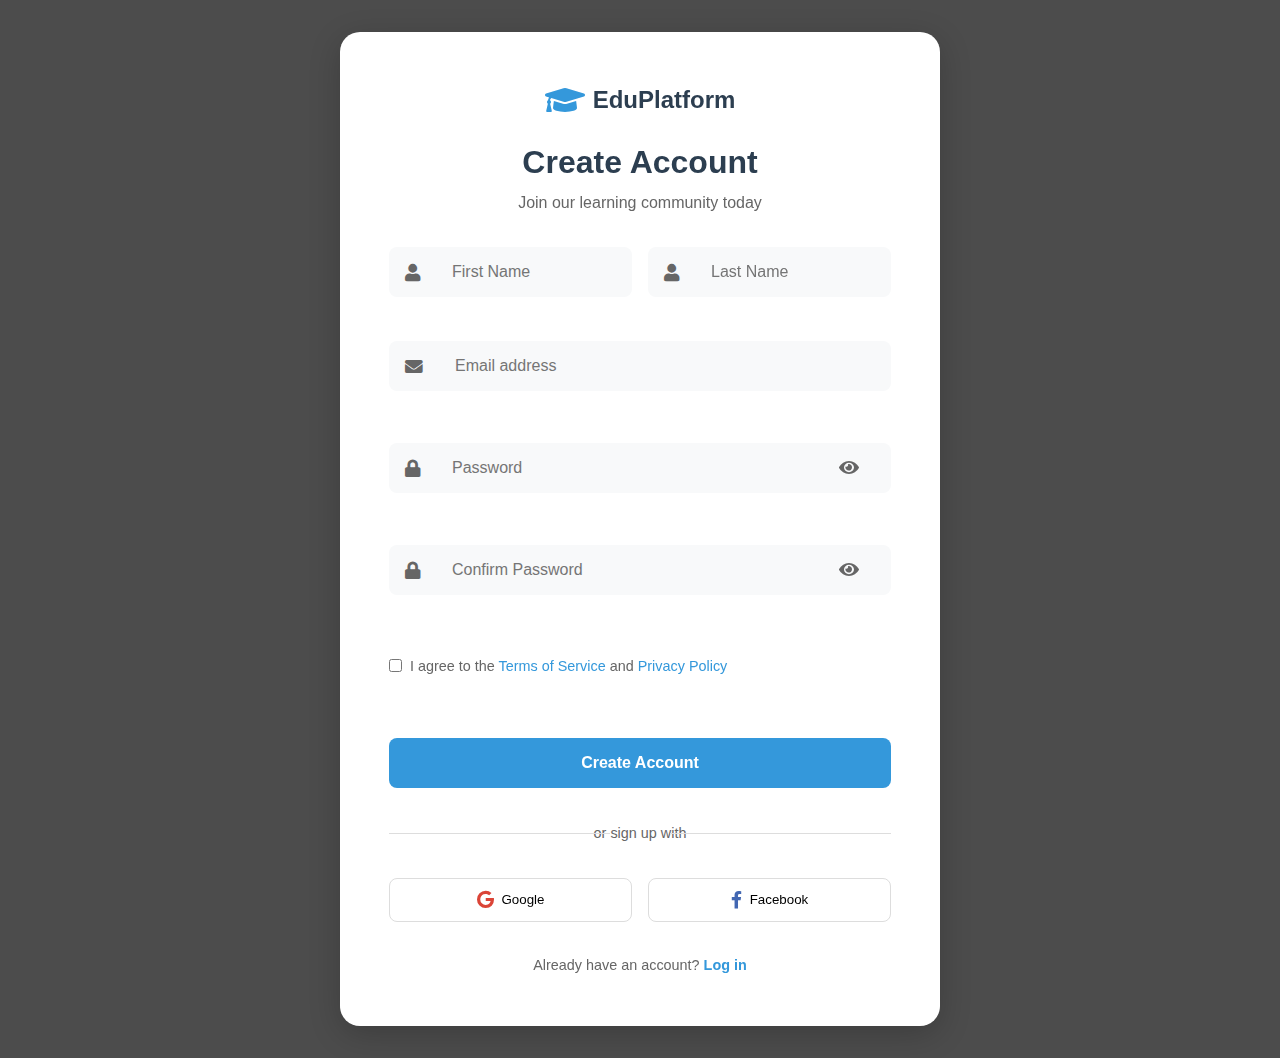
<file: signup.html>
<!DOCTYPE html>
<html lang="en">
<head>
    <meta charset="UTF-8">
    <meta name="viewport" content="width=device-width, initial-scale=1.0">
    <title>Sign Up - Educational Platform</title>
    <link rel="stylesheet" href="css/global.css">
    <link rel="stylesheet" href="css/signup.css">
    <link rel="stylesheet" href="https://cdnjs.cloudflare.com/ajax/libs/font-awesome/5.15.3/css/all.min.css">
</head>
<body>
    <main>
        <div class="signup-container">
            <div class="hero-overlay"></div>
            <div class="signup-box">
                <div class="signup-header">
                    <a href="index.html" class="logo-link">
                        <i class="fas fa-graduation-cap"></i>
                        <span>EduPlatform</span>
                    </a>
                    <h2>Create Account</h2>
                    <p class="subtitle">Join our learning community today</p>
                </div>
                
                <form id="signupForm" class="signup-form" novalidate>
                    <div class="form-row">
                        <div class="form-group half">
                            <div class="input-group">
                                <i class="fas fa-user"></i>
                                <input type="text" id="firstName" name="firstName" placeholder="First Name" required>
                            </div>
                            <span class="error-message" id="firstNameError"></span>
                        </div>
                        <div class="form-group half">
                            <div class="input-group">
                                <i class="fas fa-user"></i>
                                <input type="text" id="lastName" name="lastName" placeholder="Last Name" required>
                            </div>
                            <span class="error-message" id="lastNameError"></span>
                        </div>
                    </div>

                    <div class="form-group">
                        <div class="input-group">
                            <i class="fas fa-envelope"></i>
                            <input type="email" id="email" name="email" placeholder="Email address" required>
                        </div>
                        <span class="error-message" id="emailError"></span>
                    </div>

                    <div class="form-group">
                        <div class="input-group">
                            <i class="fas fa-lock"></i>
                            <input type="password" id="password" name="password" placeholder="Password" required>
                            <button type="button" class="toggle-password" aria-label="Toggle password visibility">
                                <i class="fas fa-eye"></i>
                            </button>
                        </div>
                        <span class="error-message" id="passwordError"></span>
                    </div>

                    <div class="form-group">
                        <div class="input-group">
                            <i class="fas fa-lock"></i>
                            <input type="password" id="confirmPassword" name="confirmPassword" placeholder="Confirm Password" required>
                            <button type="button" class="toggle-password" aria-label="Toggle password visibility">
                                <i class="fas fa-eye"></i>
                            </button>
                        </div>
                        <span class="error-message" id="confirmPasswordError"></span>
                    </div>

                    <div class="form-group terms">
                        <label class="checkbox-label">
                            <input type="checkbox" name="terms" id="terms" required>
                            <span>I agree to the <a href="#">Terms of Service</a> and <a href="#">Privacy Policy</a></span>
                        </label>
                        <span class="error-message" id="termsError"></span>
                    </div>

                    <button type="submit" class="signup-button">Create Account</button>
                </form>

                <div class="divider">
                    <span>or sign up with</span>
                </div>

                <div class="social-signup">
                    <button class="social-button google">
                        <i class="fab fa-google"></i>
                        <span>Google</span>
                    </button>
                    <button class="social-button facebook">
                        <i class="fab fa-facebook-f"></i>
                        <span>Facebook</span>
                    </button>
                </div>

                <p class="login-link">
                    Already have an account? <a href="login.html">Log in</a>
                </p>
            </div>
        </div>
    </main>

    <script src="js/main.js"></script>
    <script src="js/signup.js"></script>
</body>
</html>
</file>
<file: css/global.css>
:root {
    --primary-color: #2c3e50;
    --secondary-color: #3498db;
    --accent-color: #e74c3c;
    --text-color: #333;
    --light-bg: #f5f6fa;
    --white: #ffffff;
    --shadow: 0 2px 10px 3px rgba(0, 0, 0, 0.1);
    --header-height: 70px;
}

* {
    margin: 0;
    padding: 0;
    box-sizing: border-box;
}

html {
    font-size: 16px;
    scroll-behavior: smooth;
}

body {
    font-family: 'Segoe UI', Tahoma, Geneva, Verdana, sans-serif;
    line-height: 1.6;
    color: var(--text-color);
    overflow-x: hidden;
}
a{
    text-decoration: none;
    color: inherit;
}
/* Container */
.container {
    width: 100%;
    max-width: 1200px;
    margin: 0 auto;
    padding: 0 1rem;
}

/* Navigation Styles */
.main-nav {
    background-color: var(--primary-color);
    padding: 0;
    position: fixed;
    width: 100%;
    top: 0;
    z-index: 1000;
    height: var(--header-height);
    box-shadow: 0 2px 10px rgba(0, 0, 0, 0.1);
}

.nav-container {
    max-width: 1200px;
    margin: 0 auto;
    display: flex;
    justify-content: space-between;
    align-items: center;
    padding: 0 2rem;
    height: 100%;
}

.logo a {
    color: var(--white);
    text-decoration: none;
    font-size: 1.5rem;
    font-weight: bold;
}

.nav-links {
    display: flex;
    list-style: none;
    gap: 2rem;
    margin: 0;
    padding: 0;
}

.nav-links a {
    color: var(--white);
    text-decoration: none;
    transition: color 0.3s ease;
    font-size: 1rem;
    padding: 0.5rem 1rem;
    border-radius: 4px;
}

.nav-links a:hover {
    color: var(--secondary-color);
    background-color: rgba(255, 255, 255, 0.1);
}

/* Mobile Navigation */
.mobile-nav-toggle {
    display: none;
    background: none;
    border: none;
    color: var(--white);
    cursor: pointer;
    padding: 0.5rem;
    z-index: 1001;
}

.mobile-nav-toggle span {
    display: block;
    width: 25px;
    height: 2px;
    background-color: var(--white);
    margin: 5px 0;
    transition: all 0.3s ease;
}

/* Main Content Styles */
main {
    margin-top: var(--header-height);
    overflow-x: hidden;
}

/* Section Styles */
section {
    padding: 4rem 1rem;
}

/* Typography */
h1, h2, h3, h4, h5, h6 {
    line-height: 1.2;
    margin-bottom: 1rem;
}

h1 { font-size: 2.5rem; }
h2 { font-size: 2rem; }
h3 { font-size: 1.75rem; }
h4 { font-size: 1.5rem; }
h5 { font-size: 1.25rem; }
h6 { font-size: 1rem; }

/* Grid System */
.grid {
    display: grid;
    gap: 2rem;
}

.grid-2 { grid-template-columns: repeat(2, 1fr); }
.grid-3 { grid-template-columns: repeat(3, 1fr); }
.grid-4 { grid-template-columns: repeat(4, 1fr); }

/* Footer Styles */
footer {
    background-color: var(--primary-color);
    color: var(--white);
    padding: 1rem 1rem;
}

.footer-content {
    display: grid;
    grid-template-columns: repeat(auto-fit, minmax(250px, 1fr));
    gap: 2rem;
    max-width: 1200px;
    margin: 0 auto;
    padding: 2rem;
    justify-items: center;
}
.footer-bottom{
    text-align : center;
}

/* Language Selector Styles */
.language-selector {
    margin-left: 1rem;
}

.language-selector select {
    padding: 0.5rem;
    border: 1px solid var(--secondary-color);
    border-radius: 4px;
    background-color: var(--white);
    color: var(--text-color);
    font-size: 0.9rem;
    cursor: pointer;
    transition: all 0.3s ease;
}

.language-selector select:hover {
    border-color: var(--primary-color);
}

.language-selector select:focus {
    outline: none;
    box-shadow: 0 0 0 2px rgba(var(--primary-color-rgb), 0.2);
}

/* RTL Support */
[dir="rtl"] {
    text-align: right;
}

[dir="rtl"] .nav-links {
    margin-left: 0;
    margin-right: auto;
}

[dir="rtl"] .language-selector {
    margin-left: 0;
    margin-right: 1rem;
}

/* Keyboard Indicator */
.keyboard-indicator {
    position: fixed;
    bottom: 1rem;
    right: 1rem;
    background: rgba(0, 0, 0, 0.8);
    color: white;
    padding: 0.5rem 1rem;
    border-radius: 4px;
    font-size: 0.9rem;
    z-index: 1000;
}

[dir="rtl"] .keyboard-indicator {
    right: auto;
    left: 1rem;
}

/* Responsive Design */
@media screen and (max-width: 1024px) {
    .container {
        padding: 0 2rem;
    }
    
    .grid-4 { 
        grid-template-columns: repeat(3, 1fr); 
    }
}

@media screen and (max-width: 768px) {
    html {
        font-size: 14px;
    }

    .mobile-nav-toggle {
        display: block;
    }

    .nav-container {
        padding: 0 1rem;
    }

    .nav-links {
        position: fixed;
        top: var(--header-height);
        right: -100%;
        flex-direction: column;
        background-color: var(--primary-color);
        width: 100%;
        height: calc(100vh - var(--header-height));
        padding: 2rem;
        gap: 1.5rem;
        transition: right 0.3s ease;
    }

    .nav-links.active {
        right: 0;
    }

    .nav-links a {
        display: block;
        padding: 1rem;
        text-align: center;
        font-size: 1.1rem;
    }

    .nav-links a:hover {
        background-color: rgba(255, 255, 255, 0.1);
    }

    h1 { font-size: 2rem; }
    h2 { font-size: 1.75rem; }
    h3 { font-size: 1.5rem; }
    h4 { font-size: 1.25rem; }
    h5 { font-size: 1.1rem; }
    h6 { font-size: 1rem; }

    .grid-3, .grid-4 { 
        grid-template-columns: repeat(2, 1fr); 
    }

    .footer-content {
        grid-template-columns: 1fr;
        text-align: center;
    }
}

@media screen and (max-width: 480px) {
    html {
        font-size: 12px;
    }

    .nav-container {
        padding: 0 0.5rem;
    }

    .logo a {
        font-size: 1.2rem;
    }

    .grid-2, .grid-3, .grid-4 { 
        grid-template-columns: 1fr; 
    }
}
</file>
<file: css/change-password.css>
/* Change Password Page Styles */

main {
    min-height: calc(100vh - var(--header-height) - var(--footer-height));
    background: var(--light-bg);
    padding: 4rem 0;
}

.change-password-section {
    display: flex;
    align-items: center;
    justify-content: center;
}

.change-password-box {
    background: var(--white);
    padding: 3rem;
    border-radius: 20px;
    box-shadow: 0 10px 30px rgba(0, 0, 0, 0.1);
    width: 100%;
    max-width: 500px;
    animation: fadeIn 0.5s ease-out;
}

.form-header {
    text-align: center;
    margin-bottom: 2rem;
}

.logo-wrapper {
    width: 80px;
    height: 80px;
    margin: 0 auto 1.5rem;
    background: var(--secondary-color);
    border-radius: 50%;
    display: flex;
    align-items: center;
    justify-content: center;
}

.logo-wrapper i {
    font-size: 2.5rem;
    color: var(--white);
}

.form-header h1 {
    color: var(--primary-color);
    font-size: 2rem;
    margin-bottom: 0.5rem;
}

.form-header p {
    color: #666;
}

.form-group {
    margin-bottom: 1.5rem;
}

.form-group label {
    display: block;
    margin-bottom: 0.5rem;
    color: #333;
    font-weight: 500;
}

.input-group {
    position: relative;
    display: flex;
    align-items: center;
    background-color: #f8f9fa;
    border-radius: 8px;
    transition: all 0.3s ease;
}

.input-group:focus-within {
    background-color: var(--white);
    box-shadow: 0 0 0 2px var(--secondary-color);
}

.input-group input {
    width: 100%;
    padding: 1rem;
    border: none;
    background: none;
    outline: none;
    font-size: 1rem;
    color: var(--text-color);
}

.toggle-password {
    background: none;
    border: none;
    padding: 0 1rem;
    color: #666;
    cursor: pointer;
    transition: color 0.3s ease;
}

.toggle-password:hover {
    color: var(--primary-color);
}

.submit-btn {
    width: 100%;
    padding: 1rem;
    background: var(--secondary-color);
    color: var(--white);
    border: none;
    border-radius: 8px;
    font-size: 1rem;
    font-weight: 600;
    cursor: pointer;
    transition: all 0.3s ease;
    margin-top: 1rem;
}

.submit-btn:hover {
    background: var(--primary-color);
    transform: translateY(-2px);
}

.form-footer {
    text-align: center;
    margin-top: 2rem;
    padding-top: 1rem;
    border-top: 1px solid #eee;
}

.form-footer a {
    color: var(--secondary-color);
    text-decoration: none;
    font-weight: 500;
    transition: color 0.3s ease;
}

.form-footer a:hover {
    color: var(--primary-color);
}

/* Support Link */
.support-link {
    display: inline-block;
    padding: 0.5rem 1rem;
    background: var(--secondary-color);
    color: var(--white);
    text-decoration: none;
    border-radius: 5px;
    margin-top: 0.5rem;
    transition: background-color 0.3s ease;
}

.support-link:hover {
    background: var(--primary-color);
}

/* Animations */
@keyframes fadeIn {
    from {
        opacity: 0;
        transform: translateY(20px);
    }
    to {
        opacity: 1;
        transform: translateY(0);
    }
}

/* Responsive Design */
@media screen and (max-width: 768px) {
    .change-password-box {
        margin: 0 1rem;
        padding: 2rem;
    }

    .logo-wrapper {
        width: 60px;
        height: 60px;
    }

    .logo-wrapper i {
        font-size: 2rem;
    }

    .form-header h1 {
        font-size: 1.75rem;
    }
}

@media screen and (max-width: 480px) {
    .change-password-box {
        padding: 1.5rem;
    }

    .submit-btn {
        padding: 0.875rem;
    }
}
</file>
<file: css/contact.css>
/* Contact Page Styles */

/* Hero Section */
.contact-hero {
    position: relative;
    min-height: 300px;
    background: url('https://images.unsplash.com/photo-1521737711867-e3b97375f902?ixlib=rb-4.0.3&ixid=M3wxMjA3fDB8MHxwaG90by1wYWdlfHx8fGVufDB8fHx8fA%3D%3D&auto=format&fit=crop&w=2070&q=80');
    background-size: cover;
    background-position: center;
    display: flex;
    align-items: center;
    text-align: center;
    color: var(--white);
    padding: 4rem 1rem;
}

.hero-overlay {
    position: absolute;
    top: 0;
    left: 0;
    right: 0;
    bottom: 0;
    background: rgba(0, 0, 0, 0.6);
}

.contact-hero .container {
    position: relative;
    z-index: 2;
    max-width: 800px;
    margin: 0 auto;
}

.contact-hero h1 {
    font-size: 3.5rem;
    margin-bottom: 1rem;
    animation: fadeInDown 0.8s ease-out;
}

.contact-hero p {
    font-size: 1.5rem;
    opacity: 0.9;
    animation: fadeInUp 0.8s ease-out;
}

/* Contact Information Section */
.contact-info {
    padding: 5rem 0;
    background: var(--white);
}

.info-grid {
    display: grid;
    grid-template-columns: repeat(auto-fit, minmax(250px, 1fr));
    gap: 2rem;
    max-width: 1200px;
    margin: 0 auto;
}

.info-card {
    padding: 2rem;
    text-align: center;
    background: var(--white);
    border-radius: 15px;
    box-shadow: 0 5px 15px rgba(0, 0, 0, 0.1);
    transition: transform 0.3s ease;
}

.info-card:hover {
    transform: translateY(-5px);
}

.icon-wrapper {
    width: 60px;
    height: 60px;
    margin: 0 auto 1.5rem;
    background: var(--secondary-color);
    border-radius: 50%;
    display: flex;
    align-items: center;
    justify-content: center;
}

.icon-wrapper i {
    font-size: 1.5rem;
    color: var(--white);
}

.info-card h3 {
    color: var(--primary-color);
    margin-bottom: 1rem;
}

.info-card p {
    color: #666;
    margin-bottom: 0.5rem;
}

/* Contact Form Section */
.contact-form-section {
    padding: 5rem 0;
    background: var(--light-bg);
}

.form-container {
    max-width: 800px;
    margin: 0 auto;
    padding: 3rem;
    background: var(--white);
    border-radius: 15px;
    box-shadow: 0 10px 30px rgba(0, 0, 0, 0.1);
}

.form-header {
    text-align: center;
    margin-bottom: 2rem;
}

.form-header h2 {
    color: var(--primary-color);
    font-size: 2rem;
    margin-bottom: 1rem;
}

.form-row {
    display: grid;
    grid-template-columns: repeat(2, 1fr);
    gap: 1.5rem;
    margin-bottom: 1.5rem;
}

.form-group {
    margin-bottom: 1.5rem;
}

.form-group label {
    display: block;
    margin-bottom: 0.5rem;
    color: #333;
    font-weight: 500;
}

.form-group input,
.form-group select,
.form-group textarea {
    width: 100%;
    padding: 0.8rem;
    border: 1px solid #ddd;
    border-radius: 8px;
    font-size: 1rem;
    transition: border-color 0.3s ease, box-shadow 0.3s ease;
}

.form-group input:focus,
.form-group select:focus,
.form-group textarea:focus {
    border-color: var(--secondary-color);
    box-shadow: 0 0 0 2px rgba(var(--secondary-color-rgb), 0.1);
    outline: none;
}

.submit-btn {
    width: 100%;
    padding: 1rem;
    background: var(--secondary-color);
    color: var(--white);
    border: none;
    border-radius: 8px;
    font-size: 1rem;
    font-weight: 600;
    cursor: pointer;
    transition: background-color 0.3s ease, transform 0.3s ease;
}

.submit-btn:hover {
    background: var(--primary-color);
    transform: translateY(-2px);
}

/* Map Section */
.map-section {
    padding: 5rem 0;
    background: var(--white);
}

.map-container {
    border-radius: 15px;
    overflow: hidden;
    box-shadow: 0 10px 30px rgba(0, 0, 0, 0.1);
}

/* FAQ Section */
.faq-section {
    padding: 5rem 0;
    background: var(--light-bg);
}

.faq-section h2 {
    text-align: center;
    color: var(--primary-color);
    font-size: 2.5rem;
    margin-bottom: 3rem;
}

.faq-grid {
    display: grid;
    grid-template-columns: repeat(auto-fit, minmax(400px, 1fr));
    gap: 2rem;
    max-width: 1200px;
    margin: 0 auto;
}

.faq-item {
    background: var(--white);
    padding: 2rem;
    border-radius: 15px;
    box-shadow: 0 5px 15px rgba(0, 0, 0, 0.1);
}

.faq-item h3 {
    color: var(--primary-color);
    margin-bottom: 1rem;
    font-size: 1.2rem;
}

.faq-item p {
    color: #666;
    line-height: 1.6;
}

/* Newsletter Form */
.newsletter-form {
    display: flex;
    gap: 1rem;
    margin-top: 1rem;
}

.newsletter-form input {
    flex: 1;
    padding: 0.8rem;
    border: 1px solid #ddd;
    border-radius: 8px;
    font-size: 1rem;
}

.newsletter-form button {
    padding: 0.8rem 1.5rem;
    background: var(--secondary-color);
    color: var(--white);
    border: none;
    border-radius: 8px;
    cursor: pointer;
    transition: background-color 0.3s ease;
}

.newsletter-form button:hover {
    background: var(--primary-color);
}

/* Animations */
@keyframes fadeInDown {
    from {
        opacity: 0;
        transform: translateY(-20px);
    }
    to {
        opacity: 1;
        transform: translateY(0);
    }
}

@keyframes fadeInUp {
    from {
        opacity: 0;
        transform: translateY(20px);
    }
    to {
        opacity: 1;
        transform: translateY(0);
    }
}

/* Responsive Design */
@media screen and (max-width: 768px) {
    .contact-hero h1 {
        font-size: 2.5rem;
    }

    .contact-hero p {
        font-size: 1.2rem;
    }

    .form-row {
        grid-template-columns: 1fr;
    }

    .form-container {
        padding: 2rem;
        margin: 0 1rem;
    }

    .faq-grid {
        grid-template-columns: 1fr;
    }

    .newsletter-form {
        flex-direction: column;
    }
}

@media screen and (max-width: 480px) {
    .info-grid {
        grid-template-columns: 1fr;
    }

    .form-container {
        padding: 1.5rem;
    }

    .faq-item {
        padding: 1.5rem;
    }
}
</file>
<file: css/courses.css>
/* Courses Page Styles */

/* Hero Section */
.courses-hero {
    position: relative;
    min-height: 400px;
    background: url('https://media.gettyimages.com/id/1002018094/photo/rear-view-of-business-people-attending-a-seminar-in-board-room.jpg?s=612x612&w=0&k=20&c=oTPHt7HWmTvEcrPy-evfd9_yYFXQzRSw6J7qh0TKp0Q=');
    background-size: cover;
    background-position: center;
    display: flex;
    align-items: center;
    text-align: center;
    color: var(--white);
    padding: 4rem 1rem;
    /* margin-top: var(--header-height); */
}

.hero-overlay {
    position: absolute;
    top: 0;
    left: 0;
    right: 0;
    bottom: 0;
    background: rgba(0, 0, 0, 0.7);
}

.courses-hero .container {
    position: relative;
    z-index: 2;
    max-width: 800px;
    margin: 0 auto;
}

.courses-hero h1 {
    font-size: 3rem;
    margin-bottom: 1rem;
    animation: fadeInDown 0.8s ease-out;
}

.courses-hero p {
    font-size: 1.2rem;
    margin-bottom: 2rem;
    opacity: 0.9;
    animation: fadeInUp 0.8s ease-out;
}

.search-bar {
    display: flex;
    max-width: 600px;
    margin: 0 auto;
    animation: fadeIn 1s ease-out;
}

.search-bar input {
    flex: 1;
    padding: 1rem 1.5rem;
    border: none;
    border-radius: 30px 0 0 30px;
    font-size: 1rem;
    outline: none;
}

.search-bar button {
    padding: 1rem 2rem;
    background: var(--secondary-color);
    border: none;
    border-radius: 0 30px 30px 0;
    color: var(--white);
    cursor: pointer;
    transition: background-color 0.3s ease;
}

.search-bar button:hover {
    background: var(--primary-color);
}

/* Course Cards */
.courses-grid {
    display: grid;
    grid-template-columns: repeat(auto-fit, minmax(300px, 1fr));
    gap: 2rem;
    padding: 2rem 0;
}

.course-card {
    background: var(--white);
    border-radius: 15px;
    overflow: hidden;
    box-shadow: var(--shadow);
    transition: transform 0.3s ease, box-shadow 0.3s ease;
}

.course-card:hover {
    transform: translateY(-5px);
    box-shadow: 0 8px 30px rgba(0, 0, 0, 0.15);
}

.course-image {
    height: 200px;
    background-size: cover;
    background-position: center;
    position: relative;
}

.course-badge {
    position: absolute;
    top: 1rem;
    right: 1rem;
    background: var(--accent-color);
    color: var(--white);
    padding: 0.5rem 1rem;
    border-radius: 20px;
    font-size: 0.875rem;
    font-weight: 600;
}

.course-content {
    padding: 1.5rem;
}

.course-content h3 {
    margin-bottom: 0.5rem;
    color: var(--primary-color);
}

.course-content p {
    color: #666;
    margin-bottom: 1rem;
}

.course-meta {
    display: flex;
    gap: 1rem;
    color: #666;
    font-size: 0.875rem;
    margin-bottom: 1rem;
}

.course-meta i {
    color: var(--secondary-color);
    margin-right: 0.25rem;
}

.course-footer {
    display: flex;
    justify-content: space-between;
    align-items: center;
    padding-top: 1rem;
    border-top: 1px solid #eee;
}

.price {
    font-size: 1.25rem;
    font-weight: 600;
    color: var(--primary-color);
}

.enroll-btn {
    padding: 0.5rem 1rem;
    background: var(--secondary-color);
    color: var(--white);
    border: none;
    border-radius: 5px;
    cursor: pointer;
    transition: background-color 0.3s ease;
}

.enroll-btn:hover {
    background: var(--primary-color);
}

/* Categories Section */
.course-categories {
    background-color: var(--light-bg);
    padding: 4rem 0;
}

.categories-grid {
    display: grid;
    grid-template-columns: repeat(auto-fit, minmax(200px, 1fr));
    gap: 2rem;
    padding: 2rem 0;
}

.category-card {
    background: var(--white);
    padding: 2rem;
    border-radius: 15px;
    text-align: center;
    transition: transform 0.3s ease;
    cursor: pointer;
}

.category-card:hover {
    transform: translateY(-5px);
}

.category-card i {
    font-size: 2.5rem;
    color: var(--secondary-color);
    margin-bottom: 1rem;
}

.category-card h3 {
    margin-bottom: 0.5rem;
    color: var(--primary-color);
}

.category-card p {
    color: #666;
}

/* Section Headers */
section h2 {
    text-align: center;
    font-size: 2.5rem;
    color: var(--primary-color);
    margin-bottom: 2rem;
}

/* Featured Courses */
.featured-courses {
    padding: 4rem 0;
}

.course-card.premium .course-badge {
    background: linear-gradient(135deg, #FFD700, #FFA500);
}

/* Popular Courses */
.popular-courses {
    background-color: var(--light-bg);
    padding: 4rem 0;
}

/* New Courses */
.new-courses {
    padding: 4rem 0;
}

/* Animations */
@keyframes fadeInDown {
    from {
        opacity: 0;
        transform: translateY(-20px);
    }
    to {
        opacity: 1;
        transform: translateY(0);
    }
}

@keyframes fadeInUp {
    from {
        opacity: 0;
        transform: translateY(20px);
    }
    to {
        opacity: 1;
        transform: translateY(0);
    }
}

@keyframes fadeIn {
    from {
        opacity: 0;
    }
    to {
        opacity: 1;
    }
}

/* Responsive Design */
@media screen and (max-width: 768px) {
    .courses-hero h1 {
        font-size: 2rem;
    }

    .courses-hero p {
        font-size: 1rem;
    }

    .search-bar {
        flex-direction: column;
        gap: 1rem;
    }

    .search-bar input,
    .search-bar button {
        border-radius: 30px;
    }

    .courses-grid {
        grid-template-columns: 1fr;
        padding: 1rem;
    }

    .categories-grid {
        grid-template-columns: repeat(2, 1fr);
    }

    section h2 {
        font-size: 2rem;
    }
}

@media screen and (max-width: 480px) {
    .categories-grid {
        grid-template-columns: 1fr;
    }

    .course-meta {
        flex-direction: column;
        gap: 0.5rem;
    }

    .course-footer {
        flex-direction: column;
        gap: 1rem;
        text-align: center;
    }
}
</file>
<file: css/forgot-password.css>
/* Forgot Password Page Styles */
main {
    margin-top: 0;
}

.forgot-password-container {
    min-height: 100vh;
    display: flex;
    align-items: center;
    justify-content: center;
    padding: 2rem;
    background: url('https://images.unsplash.com/photo-1517245386807-bb43f82c33c4?ixlib=rb-4.0.3&ixid=M3wxMjA3fDB8MHxwaG90by1wYWdlfHx8fGVufDB8fHx8fA%3D%3D&auto=format&fit=crop&w=2000&q=80');
    background-size: cover;
    background-position: center;
    background-repeat: no-repeat;
    position: relative;
    width: 100%;
    height: 100%;
}

.hero-overlay {
    position: absolute;
    top: 0;
    left: 0;
    right: 0;
    bottom: 0;
    background: rgba(0, 0, 0, 0.7);
    z-index: 1;
}

.forgot-password-box {
    background: var(--white);
    padding: 3rem;
    border-radius: 20px;
    box-shadow: 0 8px 32px rgba(0, 0, 0, 0.2);
    width: 100%;
    max-width: 500px;
    animation: fadeIn 0.5s ease-out;
    position: relative;
    z-index: 2;
    backdrop-filter: blur(10px);
    border: 1px solid rgba(255, 255, 255, 0.1);
}

.forgot-password-header {
    text-align: center;
    margin-bottom: 2rem;
}

.logo-link {
    display: inline-flex;
    align-items: center;
    gap: 0.5rem;
    color: var(--primary-color);
    font-size: 1.5rem;
    font-weight: 700;
    margin-bottom: 1.5rem;
    text-decoration: none;
    transition: transform 0.3s ease;
}

.logo-link:hover {
    transform: scale(1.05);
}

.logo-link i {
    font-size: 2rem;
    color: var(--secondary-color);
}

.forgot-password-box h2 {
    color: var(--primary-color);
    font-size: 2rem;
    margin-bottom: 0.5rem;
}

.subtitle {
    color: #666;
    margin-bottom: 2rem;
}

.forgot-password-form {
    display: none;
}

.forgot-password-form.active {
    display: block;
    animation: fadeIn 0.5s ease-out;
}

.form-group {
    margin-bottom: 1.5rem;
}

.input-group {
    position: relative;
    display: flex;
    align-items: center;
    background-color: #f8f9fa;
    border-radius: 8px;
    transition: all 0.3s ease;
}

.input-group:focus-within {
    background-color: var(--white);
    box-shadow: 0 0 0 2px var(--secondary-color);
}

.input-group i {
    color: #666;
    padding: 0 1rem;
    font-size: 1.1rem;
}

.input-group input {
    width: 100%;
    padding: 1rem;
    border: none;
    background: none;
    outline: none;
    font-size: 1rem;
    color: var(--text-color);
}

.toggle-password {
    background: none;
    border: none;
    padding: 0 1rem;
    color: #666;
    cursor: pointer;
    transition: color 0.3s ease;
}

.toggle-password:hover {
    color: var(--primary-color);
}

.verification-code-group {
    display: grid;
    grid-template-columns: repeat(6, 1fr);
    gap: 0.5rem;
    margin: 1rem 0;
}

.code-input {
    width: 100%;
    height: 50px;
    text-align: center;
    font-size: 1.5rem;
    border: 2px solid #ddd;
    border-radius: 8px;
    background: #f8f9fa;
    transition: all 0.3s ease;
}

.code-input:focus {
    border-color: var(--secondary-color);
    background: var(--white);
    outline: none;
}

.error-message {
    color: var(--accent-color);
    font-size: 0.875rem;
    margin-top: 0.5rem;
    display: block;
    min-height: 20px;
}

.submit-button {
    width: 100%;
    padding: 1rem;
    background: var(--secondary-color);
    color: var(--white);
    border: none;
    border-radius: 8px;
    font-size: 1rem;
    font-weight: 600;
    cursor: pointer;
    transition: all 0.3s ease;
    margin-top: 1rem;
}

.submit-button:hover {
    background: var(--primary-color);
    transform: translateY(-2px);
}

.submit-button:disabled {
    background: #ccc;
    cursor: not-allowed;
    transform: none;
}

.resend-code {
    text-align: center;
    margin: 1rem 0;
    font-size: 0.9rem;
    color: #666;
}

.resend-button {
    background: none;
    border: none;
    color: var(--secondary-color);
    font-weight: 600;
    cursor: pointer;
    padding: 0;
    margin: 0;
    transition: color 0.3s ease;
}

.resend-button:hover {
    color: var(--primary-color);
}

.resend-button:disabled {
    color: #ccc;
    cursor: not-allowed;
}

.countdown {
    color: #666;
    margin-left: 0.5rem;
}

.back-to-login {
    text-align: center;
    margin-top: 2rem;
}

.back-to-login a {
    color: var(--secondary-color);
    text-decoration: none;
    display: inline-flex;
    align-items: center;
    gap: 0.5rem;
    font-weight: 500;
    transition: color 0.3s ease;
}

.back-to-login a:hover {
    color: var(--primary-color);
}

@keyframes fadeIn {
    from {
        opacity: 0;
        transform: translateY(20px);
    }
    to {
        opacity: 1;
        transform: translateY(0);
    }
}

/* Responsive Design */
@media screen and (max-width: 768px) {
    .forgot-password-container {
        padding: 1rem;
    }

    .forgot-password-box {
        padding: 2rem;
    }

    .verification-code-group {
        gap: 0.25rem;
    }

    .code-input {
        height: 45px;
        font-size: 1.25rem;
    }
}

@media screen and (max-width: 480px) {
    .forgot-password-box {
        padding: 1.5rem;
    }

    .forgot-password-box h2 {
        font-size: 1.75rem;
    }

    .verification-code-group {
        gap: 0.2rem;
    }

    .code-input {
        height: 40px;
        font-size: 1rem;
    }
}
</file>
<file: css/login.css>
/* Login Page Styles */
main {
    margin-top: 0;
}

.login-container {
    min-height: 100vh;
    display: flex;
    align-items: center;
    justify-content: center;
    padding: 2rem;
    background: url('https://images.unsplash.com/photo-1517245386807-bb43f82c33c4?ixlib=rb-4.0.3&ixid=M3wxMjA3fDB8MHxwaG90by1wYWdlfHx8fGVufDB8fHx8fA%3D%3D&auto=format&fit=crop&w=2000&q=80');
    background-size: cover;
    background-position: center;
    background-repeat: no-repeat;
    position: relative;
    width: 100%;
    height: 100%;
}

.hero-overlay {
    position: absolute;
    top: 0;
    left: 0;
    right: 0;
    bottom: 0;
    background: rgba(0, 0, 0, 0.7);
    z-index: 1;
}

.login-box {
    background: var(--white);
    padding: 3rem;
    border-radius: 20px;
    box-shadow: 0 8px 32px rgba(0, 0, 0, 0.2);
    width: 100%;
    max-width: 450px;
    animation: fadeIn 0.5s ease-out;
    position: relative;
    z-index: 2;
    backdrop-filter: blur(10px);
    border: 1px solid rgba(255, 255, 255, 0.1);
}

.login-header {
    text-align: center;
    margin-bottom: 2rem;
}

.logo-link {
    display: inline-flex;
    align-items: center;
    gap: 0.5rem;
    color: var(--primary-color);
    font-size: 1.5rem;
    font-weight: 700;
    margin-bottom: 1.5rem;
    text-decoration: none;
    transition: transform 0.3s ease;
}

.logo-link:hover {
    transform: scale(1.05);
}

.logo-link i {
    font-size: 2rem;
    color: var(--secondary-color);
}

.login-box h2 {
    color: var(--primary-color);
    font-size: 2rem;
    margin-bottom: 0.5rem;
    text-align: center;
}

.subtitle {
    color: #666;
    text-align: center;
    margin-bottom: 2rem;
}

.form-group {
    margin-bottom: 1.5rem;
}

.input-group {
    position: relative;
    display: flex;
    align-items: center;
    background-color: #f8f9fa;
    border-radius: 8px;
    transition: all 0.3s ease;
}

.input-group:focus-within {
    background-color: var(--white);
    box-shadow: 0 0 0 2px var(--secondary-color);
}

.input-group i {
    color: #666;
    padding: 0 1rem;
    font-size: 1.1rem;
}

.input-group input {
    width: 100%;
    padding: 1rem;
    border: none;
    background: none;
    outline: none;
    font-size: 1rem;
    color: var(--text-color);
}

.toggle-password {
    background: none;
    border: none;
    padding: 0 1rem;
    color: #666;
    cursor: pointer;
    transition: color 0.3s ease;
}

.toggle-password:hover {
    color: var(--primary-color);
}

.error-message {
    color: var(--accent-color);
    font-size: 0.875rem;
    margin-top: 0.5rem;
    display: block;
    min-height: 20px;
}

.remember-forgot {
    display: flex;
    justify-content: space-between;
    align-items: center;
    font-size: 0.9rem;
}

.remember-me {
    display: flex;
    align-items: center;
    gap: 0.5rem;
    cursor: pointer;
}

.remember-me input[type="checkbox"] {
    accent-color: var(--secondary-color);
}

.forgot-password {
    color: var(--secondary-color);
    transition: color 0.3s ease;
}

.forgot-password:hover {
    color: var(--primary-color);
}

.login-button {
    width: 100%;
    padding: 1rem;
    background: var(--secondary-color);
    color: var(--white);
    border: none;
    border-radius: 8px;
    font-size: 1rem;
    font-weight: 600;
    cursor: pointer;
    transition: all 0.3s ease;
}

.login-button:hover {
    background: var(--primary-color);
    transform: translateY(-2px);
}

.divider {
    text-align: center;
    margin: 2rem 0;
    position: relative;
}

.divider::before,
.divider::after {
    content: '';
    position: absolute;
    top: 50%;
    width: calc(50% - 30px);
    height: 1px;
    background-color: #ddd;
}

.divider::before {
    left: 0;
}

.divider::after {
    right: 0;
}

.divider span {
    background-color: var(--white);
    padding: 0 1rem;
    color: #666;
    font-size: 0.9rem;
}

.social-login {
    display: grid;
    grid-template-columns: 1fr 1fr;
    gap: 1rem;
    margin-bottom: 2rem;
}

.social-button {
    display: flex;
    align-items: center;
    justify-content: center;
    gap: 0.5rem;
    padding: 0.75rem;
    border: 1px solid #ddd;
    border-radius: 8px;
    background: var(--white);
    cursor: pointer;
    transition: all 0.3s ease;
}

.social-button:hover {
    background-color: #f8f9fa;
    transform: translateY(-2px);
}

.social-button i {
    font-size: 1.1rem;
}

.google i {
    color: #DB4437;
}

.facebook i {
    color: #4267B2;
}

.signup-link {
    text-align: center;
    font-size: 0.9rem;
}

.signup-link a {
    color: var(--secondary-color);
    font-weight: 600;
    transition: color 0.3s ease;
}

.signup-link a:hover {
    color: var(--primary-color);
}

@keyframes fadeIn {
    from {
        opacity: 0;
        transform: translateY(20px);
    }
    to {
        opacity: 1;
        transform: translateY(0);
    }
}

/* Responsive Design */
@media screen and (max-width: 768px) {
    .login-container {
        padding: 1rem;
    }

    .login-box {
        padding: 2rem;
    }

    .login-box h2 {
        font-size: 1.75rem;
    }

    .social-login {
        grid-template-columns: 1fr;
    }
}

@media screen and (max-width: 480px) {
    .login-box {
        padding: 1.5rem;
    }

    .remember-forgot {
        flex-direction: column;
        gap: 1rem;
        align-items: flex-start;
    }
}
</file>
<file: css/signup.css>
/* Signup Page Styles */
main {
    margin-top: 0;
}

.signup-container {
    min-height: 100vh;
    display: flex;
    align-items: center;
    justify-content: center;
    padding: 2rem;
    background: url('https://images.unsplash.com/photo-1517245386807-bb43f82c33c4?ixlib=rb-4.0.3&ixid=M3wxMjA3fDB8MHxwaG90by1wYWdlfHx8fGVufDB8fHx8fA%3D%3D&auto=format&fit=crop&w=2000&q=80');
    background-size: cover;
    background-position: center;
    background-repeat: no-repeat;
    position: relative;
    width: 100%;
    height: 100%;
}

.hero-overlay {
    position: absolute;
    top: 0;
    left: 0;
    right: 0;
    bottom: 0;
    background: rgba(0, 0, 0, 0.7);
    z-index: 1;
}

.signup-box {
    background: var(--white);
    padding: 3rem;
    border-radius: 20px;
    box-shadow: 0 8px 32px rgba(0, 0, 0, 0.2);
    width: 100%;
    max-width: 600px;
    animation: fadeIn 0.5s ease-out;
    position: relative;
    z-index: 2;
    backdrop-filter: blur(10px);
    border: 1px solid rgba(255, 255, 255, 0.1);
}

.signup-header {
    text-align: center;
    margin-bottom: 2rem;
}

.logo-link {
    display: inline-flex;
    align-items: center;
    gap: 0.5rem;
    color: var(--primary-color);
    font-size: 1.5rem;
    font-weight: 700;
    margin-bottom: 1.5rem;
    text-decoration: none;
    transition: transform 0.3s ease;
}

.logo-link:hover {
    transform: scale(1.05);
}

.logo-link i {
    font-size: 2rem;
    color: var(--secondary-color);
}

.signup-box h2 {
    color: var(--primary-color);
    font-size: 2rem;
    margin-bottom: 0.5rem;
}

.subtitle {
    color: #666;
    margin-bottom: 2rem;
}

.form-row {
    display: grid;
    grid-template-columns: 1fr 1fr;
    gap: 1rem;
    margin-bottom: 1rem;
}

.form-group {
    margin-bottom: 1.5rem;
}

.form-group.half {
    margin-bottom: 0;
}

.input-group {
    position: relative;
    display: flex;
    align-items: center;
    background-color: #f8f9fa;
    border-radius: 8px;
    transition: all 0.3s ease;
}

.input-group:focus-within {
    background-color: var(--white);
    box-shadow: 0 0 0 2px var(--secondary-color);
}

.input-group i {
    color: #666;
    padding: 0 1rem;
    font-size: 1.1rem;
}

.input-group input {
    width: 100%;
    padding: 1rem;
    border: none;
    background: none;
    outline: none;
    font-size: 1rem;
    color: var(--text-color);
}

.toggle-password {
    background: none;
    border: none;
    padding: 0 1rem;
    color: #666;
    cursor: pointer;
    transition: color 0.3s ease;
}

.toggle-password:hover {
    color: var(--primary-color);
}

.error-message {
    color: var(--accent-color);
    font-size: 0.875rem;
    margin-top: 0.5rem;
    display: block;
    min-height: 20px;
}

.terms {
    margin: 2rem 0;
}

.checkbox-label {
    display: flex;
    align-items: flex-start;
    gap: 0.5rem;
    cursor: pointer;
    font-size: 0.9rem;
    color: #666;
}

.checkbox-label input[type="checkbox"] {
    margin-top: 0.2rem;
    accent-color: var(--secondary-color);
}

.checkbox-label a {
    color: var(--secondary-color);
    text-decoration: none;
}

.checkbox-label a:hover {
    text-decoration: underline;
}

.signup-button {
    width: 100%;
    padding: 1rem;
    background: var(--secondary-color);
    color: var(--white);
    border: none;
    border-radius: 8px;
    font-size: 1rem;
    font-weight: 600;
    cursor: pointer;
    transition: all 0.3s ease;
}

.signup-button:hover {
    background: var(--primary-color);
    transform: translateY(-2px);
}

.signup-button:disabled {
    background: #ccc;
    cursor: not-allowed;
    transform: none;
}

.divider {
    text-align: center;
    margin: 2rem 0;
    position: relative;
}

.divider::before,
.divider::after {
    content: '';
    position: absolute;
    top: 50%;
    width: calc(50% - 30px);
    height: 1px;
    background-color: #ddd;
}

.divider::before {
    left: 0;
}

.divider::after {
    right: 0;
}

.divider span {
    background-color: var(--white);
    padding: 0 1rem;
    color: #666;
    font-size: 0.9rem;
}

.social-signup {
    display: grid;
    grid-template-columns: 1fr 1fr;
    gap: 1rem;
    margin-bottom: 2rem;
}

.social-button {
    display: flex;
    align-items: center;
    justify-content: center;
    gap: 0.5rem;
    padding: 0.75rem;
    border: 1px solid #ddd;
    border-radius: 8px;
    background: var(--white);
    cursor: pointer;
    transition: all 0.3s ease;
}

.social-button:hover {
    background-color: #f8f9fa;
    transform: translateY(-2px);
}

.social-button i {
    font-size: 1.1rem;
}

.google i {
    color: #DB4437;
}

.facebook i {
    color: #4267B2;
}

.login-link {
    text-align: center;
    font-size: 0.9rem;
    color: #666;
}

.login-link a {
    color: var(--secondary-color);
    font-weight: 600;
    text-decoration: none;
}

.login-link a:hover {
    text-decoration: underline;
}

@keyframes fadeIn {
    from {
        opacity: 0;
        transform: translateY(20px);
    }
    to {
        opacity: 1;
        transform: translateY(0);
    }
}

/* Responsive Design */
@media screen and (max-width: 768px) {
    .signup-container {
        padding: 1rem;
    }

    .signup-box {
        padding: 2rem;
    }

    .form-row {
        grid-template-columns: 1fr;
        gap: 0;
    }

    .form-group.half {
        margin-bottom: 1.5rem;
    }

    .social-signup {
        grid-template-columns: 1fr;
    }
}

@media screen and (max-width: 480px) {
    .signup-box {
        padding: 1.5rem;
    }

    .signup-box h2 {
        font-size: 1.75rem;
    }

    .checkbox-label {
        font-size: 0.8rem;
    }
}
</file>
